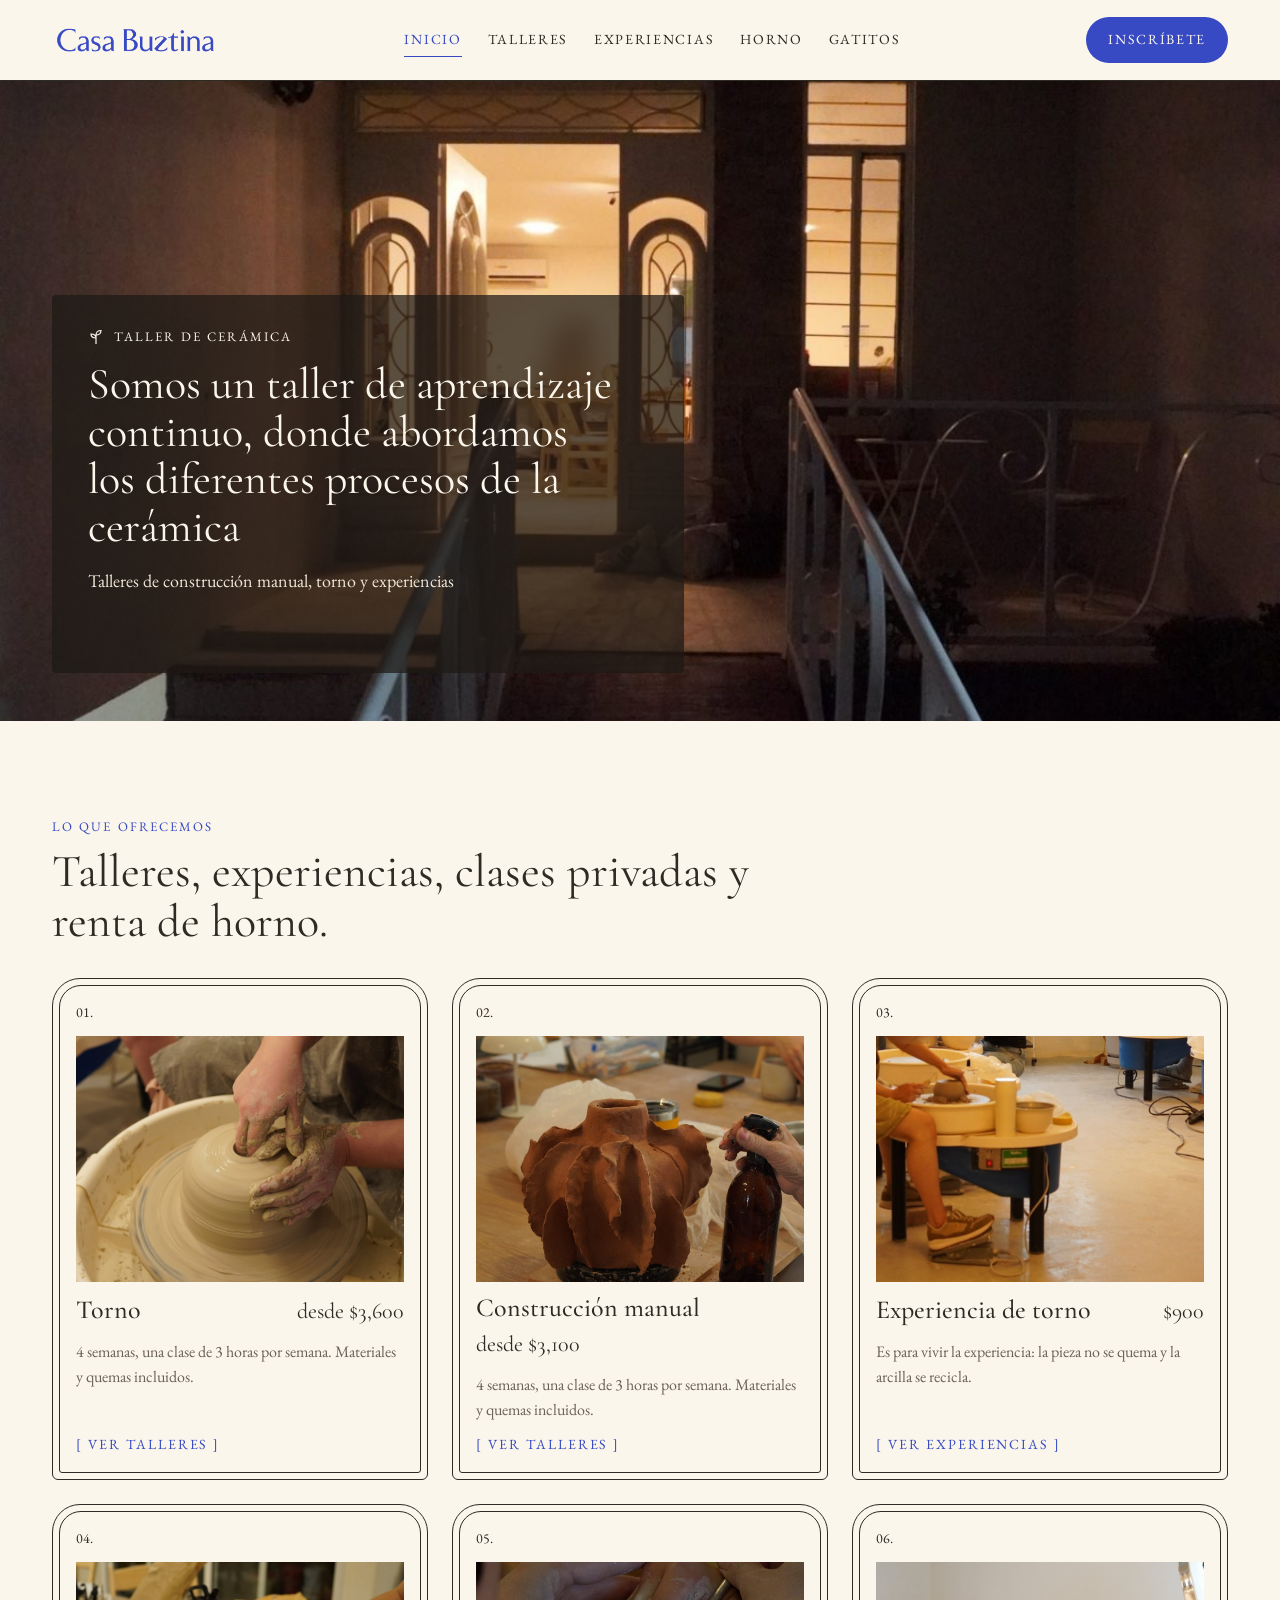
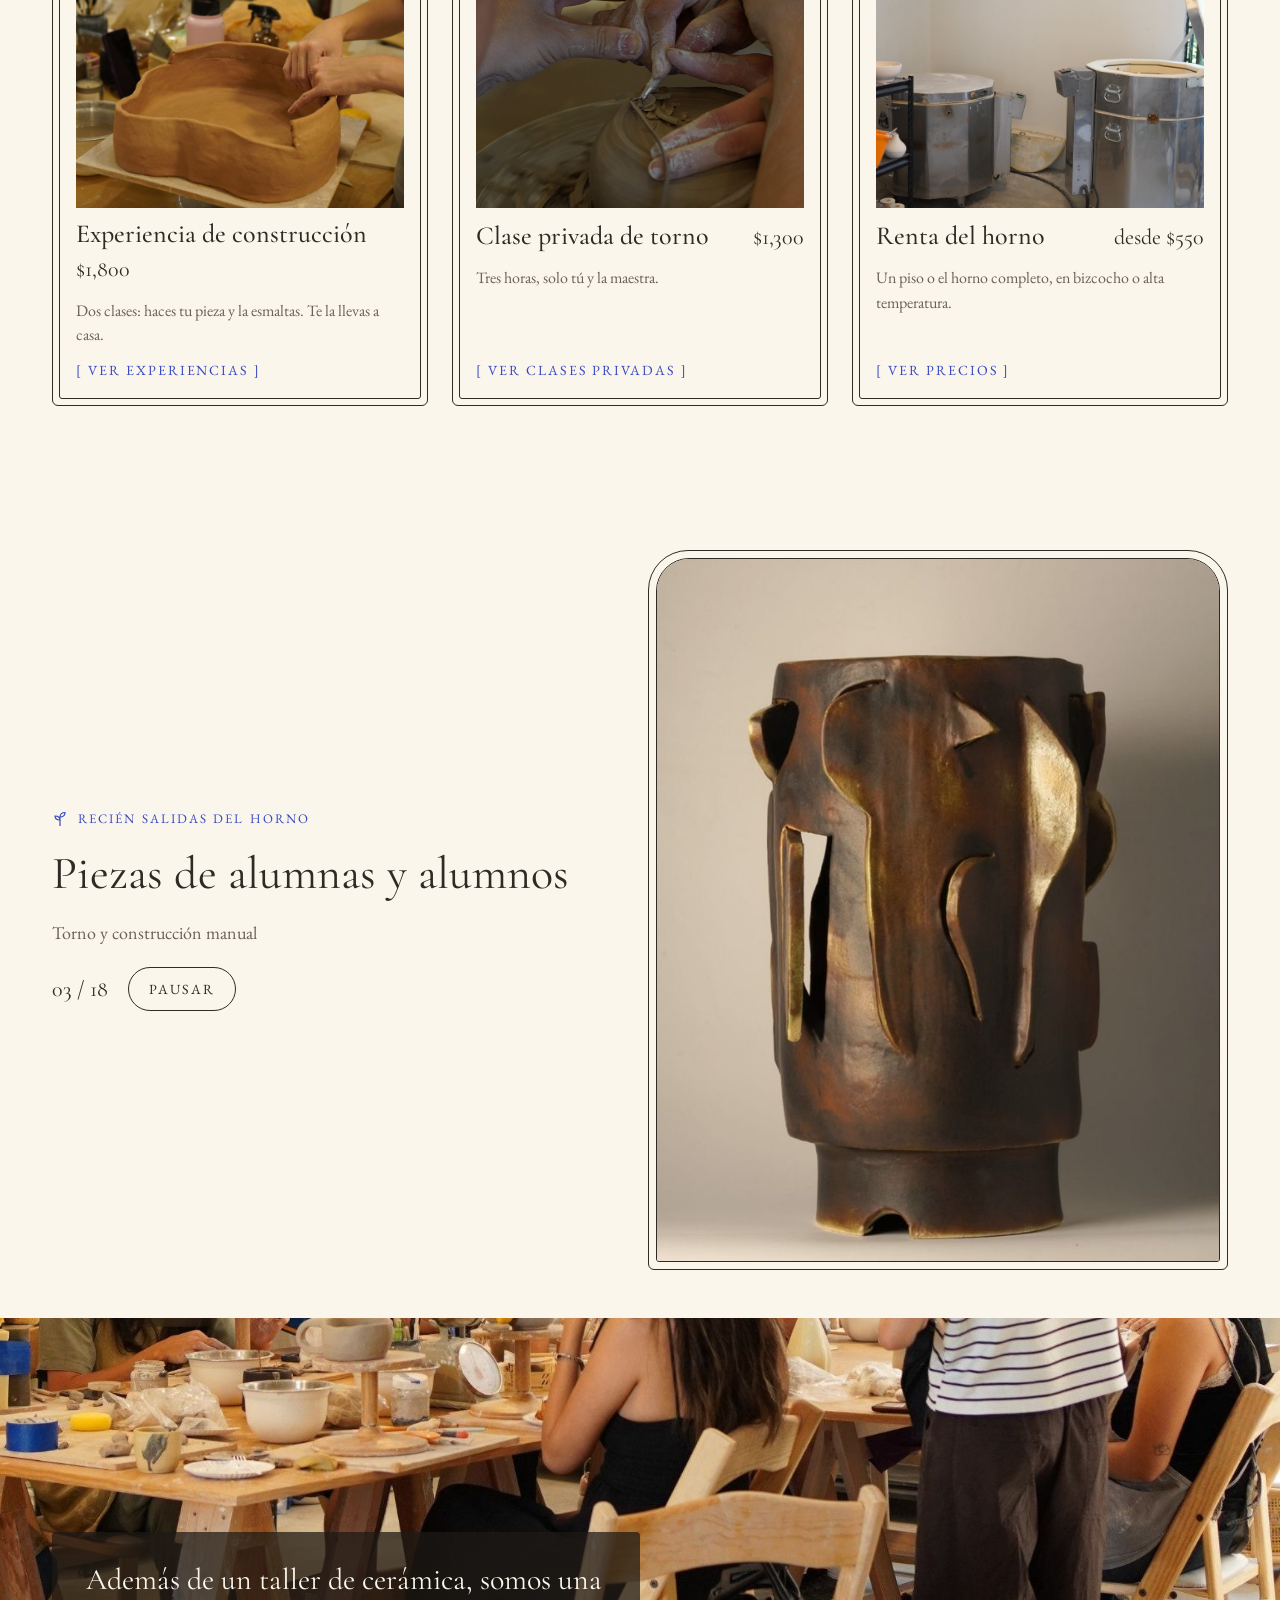
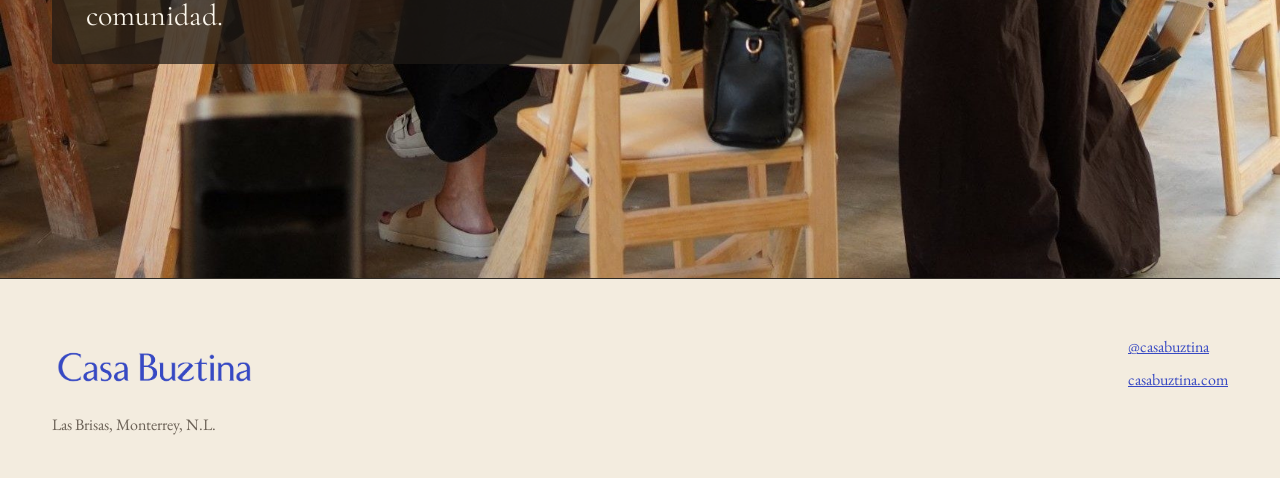
<file: index.html>
<!doctype html>
<html lang="es">
<head>
<meta charset="utf-8">
<meta name="viewport" content="width=device-width, initial-scale=1">
<title>Casa Buztina · Taller de cerámica</title>
<meta name="description" content="Casa Buztina, taller de cerámica en Monterrey: talleres de torno y construcción manual, experiencias, clases privadas y renta de horno.">
<meta property="og:title" content="Casa Buztina · Taller de cerámica">
<meta property="og:description" content="Casa Buztina, taller de cerámica en Monterrey: talleres de torno y construcción manual, experiencias, clases privadas y renta de horno.">
<meta property="og:image" content="assets/hero-entrada.jpg">
<link rel="icon" href="assets/logo.png">
<link rel="preconnect" href="https://fonts.googleapis.com">
<link href="https://fonts.googleapis.com/css2?family=Cormorant+Garamond:ital,wght@0,400;0,500;1,400;1,500&amp;family=EB+Garamond:ital,wght@0,400;0,500;1,400&amp;display=swap" rel="stylesheet">
<link rel="stylesheet" href="assets/sitio.css">
<script src="assets/sitio.js" defer></script>
</head>
<body>
<div class="pagina">
<header class="cabecera">
<div class="cabecera-in">
<a href="index.html" aria-label="Casa Buztina, inicio" class="logo"><img src="assets/logo.png" alt="Casa Buztina" style="height: 52px; width: auto"></a>
<nav id="menu" aria-label="Menú principal">
<a href="index.html" aria-current="page">Inicio</a>
<a href="talleres.html">Talleres</a>
<a href="experiencias.html">Experiencias</a>
<a href="horno.html">Horno</a>
<a href="gatitos.html">Gatitos</a>
</nav>
<div class="acciones">
<a href="talleres.html#talleres">Inscríbete</a>
<button type="button" class="menu-btn" aria-expanded="false" aria-controls="menu" aria-label="Abrir menú"><svg width="22" height="22" viewBox="0 0 22 22" fill="none" stroke="currentColor" stroke-width="1.6" aria-hidden="true"><path d="M3 6h16M3 11h16M3 16h16"></path></svg></button>
</div>
</div>
</header>
<main>
<section id="inicio" style="position: relative; min-height: 640px; display: flex; align-items: flex-end; overflow: hidden; background: #1E1A16">
<img src="assets/hero-entrada.jpg" alt="La entrada de Casa Buztina de noche, con la puerta abierta y el taller iluminado" style="position: absolute; inset: 0; width: 100%; height: 100%; object-fit: cover; object-position: center 45%">
<div style="position: relative; max-width: 1240px; width: 100%; margin: 0 auto; padding: 48px 32px; box-sizing: border-box">
<div style="max-width: 560px; background: rgba(30,26,22,0.72); color: #FBF6EC; padding: 32px 36px; border-radius: 4px">
<p style="margin: 0 0 14px; font-size: 13px; letter-spacing: 0.16em; text-transform: uppercase; display: flex; align-items: center; gap: 10px"><svg width="16" height="16" viewBox="0 0 16 16" fill="none" stroke="currentColor" stroke-width="1.2" aria-hidden="true"><path d="M8 15V6M8 6C8 3 10 1.5 13 1.5C13 4.5 11 6 8 6ZM8 9C8 6.5 6 5 3 5C3 7.5 5 9 8 9Z"></path></svg>Taller de cerámica</p>
<h1 style="margin: 0; font-family: 'Cormorant Garamond', Georgia, serif; font-weight: 400; font-size: 44px; line-height: 1.08"><div>Somos un taller de aprendizaje</div><div>continuo, donde abordamos</div><div>los diferentes procesos de la cerámica</div></h1>
<p style="margin: 16px 0 24px; font-size: 18px; color: #EFE6D6">Talleres de construcción manual, torno y experiencias</p>
<div style="display: flex; flex-wrap: wrap; gap: 12px 28px; font-size: 14px; letter-spacing: 0.14em; text-transform: uppercase"><br></div>
</div>
</div>
</section>

<section id="servicios" style="max-width: 1240px; margin: 0 auto; padding: 96px 32px 48px; box-sizing: border-box">
<p style="margin: 0 0 10px; font-size: 13px; letter-spacing: 0.16em; text-transform: uppercase; color: #3749C3">Lo que ofrecemos</p>
<h2 style="margin: 0 0 32px; max-width: 720px; font-family: 'Cormorant Garamond', Georgia, serif; font-weight: 400; font-size: 46px; line-height: 1.08">Talleres, experiencias, clases privadas y renta de horno.</h2>
<p class="solo-movil" style="margin: 0 0 10px; font-size: 14px; color: #6B6156">Desliza para ver todos los servicios →</p>
<div class="servicios" aria-label="Servicios">
<article style="border: 1px solid #2E2A24; border-radius: 28px 28px 6px 6px; padding: 6px; box-sizing: border-box">
<div style="border: 1px solid #2E2A24; border-radius: 22px 22px 3px 3px; padding: 16px; display: flex; flex-direction: column; gap: 12px; height: 100%; box-sizing: border-box">
<p style="margin: 0; font-size: 14px">01.</p>
<img src="assets/torno-manos.jpg" alt="Manos centrando barro en el torno" loading="lazy" style="width: 100%; aspect-ratio: 4 / 3; object-fit: cover; object-position: center">
<div style="display: flex; flex-wrap: wrap; justify-content: space-between; align-items: baseline; gap: 4px 10px">
<h3 style="margin: 0; font-family: 'Cormorant Garamond', Georgia, serif; font-weight: 500; font-size: 26px; line-height: 1.1">Torno</h3>
<p style="margin: 0; font-family: 'Cormorant Garamond', serif; font-size: 22px; white-space: nowrap">desde $3,600</p>
</div>
<p style="margin: 0; font-size: 16px; color: #6B6156">4 semanas, una clase de 3 horas por semana. Materiales y quemas incluidos.</p>
<a href="talleres.html" style="margin-top: auto; font-size: 14px; letter-spacing: 0.14em; text-transform: uppercase; text-decoration: none">[ Ver talleres ]</a>
</div>
</article>
<article style="border: 1px solid #2E2A24; border-radius: 28px 28px 6px 6px; padding: 6px; box-sizing: border-box">
<div style="border: 1px solid #2E2A24; border-radius: 22px 22px 3px 3px; padding: 16px; display: flex; flex-direction: column; gap: 12px; height: 100%; box-sizing: border-box">
<p style="margin: 0; font-size: 14px">02.</p>
<img src="assets/manual-petalos.jpg" alt="Pieza de barro rojo hecha a mano, con pétalos" loading="lazy" style="width: 100%; aspect-ratio: 4 / 3; object-fit: cover; object-position: center 40%">
<div style="display: flex; flex-wrap: wrap; justify-content: space-between; align-items: baseline; gap: 4px 10px">
<h3 style="margin: 0; font-family: 'Cormorant Garamond', Georgia, serif; font-weight: 500; font-size: 26px; line-height: 1.1">Construcción manual</h3>
<p style="margin: 0; font-family: 'Cormorant Garamond', serif; font-size: 22px; white-space: nowrap">desde $3,100</p>
</div>
<p style="margin: 0; font-size: 16px; color: #6B6156">4 semanas, una clase de 3 horas por semana. Materiales y quemas incluidos.</p>
<a href="talleres.html" style="margin-top: auto; font-size: 14px; letter-spacing: 0.14em; text-transform: uppercase; text-decoration: none">[ Ver talleres ]</a>
</div>
</article>
<article style="border: 1px solid #2E2A24; border-radius: 28px 28px 6px 6px; padding: 6px; box-sizing: border-box">
<div style="border: 1px solid #2E2A24; border-radius: 22px 22px 3px 3px; padding: 16px; display: flex; flex-direction: column; gap: 12px; height: 100%; box-sizing: border-box">
<p style="margin: 0; font-size: 14px">03.</p>
<img src="assets/tornos-clase.jpg" alt="Alumna trabajando en el torno" loading="lazy" style="width: 100%; aspect-ratio: 4 / 3; object-fit: cover; object-position: center">
<div style="display: flex; flex-wrap: wrap; justify-content: space-between; align-items: baseline; gap: 4px 10px">
<h3 style="margin: 0; font-family: 'Cormorant Garamond', Georgia, serif; font-weight: 500; font-size: 26px; line-height: 1.1">Experiencia de torno</h3>
<p style="margin: 0; font-family: 'Cormorant Garamond', serif; font-size: 22px; white-space: nowrap">$900</p>
</div>
<p style="margin: 0; font-size: 16px; color: #6B6156">Es para vivir la experiencia: la pieza no se quema y la arcilla se recicla.</p>
<a href="experiencias.html" style="margin-top: auto; font-size: 14px; letter-spacing: 0.14em; text-transform: uppercase; text-decoration: none">[ Ver experiencias ]</a>
</div>
</article>
<article style="border: 1px solid #2E2A24; border-radius: 28px 28px 6px 6px; padding: 6px; box-sizing: border-box">
<div style="border: 1px solid #2E2A24; border-radius: 22px 22px 3px 3px; padding: 16px; display: flex; flex-direction: column; gap: 12px; height: 100%; box-sizing: border-box">
<p style="margin: 0; font-size: 14px">04.</p>
<img src="assets/manual-ondulada.jpg" alt="Manos dando forma a una pieza de barro rojo" loading="lazy" style="width: 100%; aspect-ratio: 4 / 3; object-fit: cover; object-position: center">
<div style="display: flex; flex-wrap: wrap; justify-content: space-between; align-items: baseline; gap: 4px 10px">
<h3 style="margin: 0; font-family: 'Cormorant Garamond', Georgia, serif; font-weight: 500; font-size: 26px; line-height: 1.1">Experiencia de construcción</h3>
<p style="margin: 0; font-family: 'Cormorant Garamond', serif; font-size: 22px; white-space: nowrap">$1,800</p>
</div>
<p style="margin: 0; font-size: 16px; color: #6B6156">Dos clases: haces tu pieza y la esmaltas. Te la llevas a casa.</p>
<a href="experiencias.html" style="margin-top: auto; font-size: 14px; letter-spacing: 0.14em; text-transform: uppercase; text-decoration: none">[ Ver experiencias ]</a>
</div>
</article>
<article style="border: 1px solid #2E2A24; border-radius: 28px 28px 6px 6px; padding: 6px; box-sizing: border-box">
<div style="border: 1px solid #2E2A24; border-radius: 22px 22px 3px 3px; padding: 16px; display: flex; flex-direction: column; gap: 12px; height: 100%; box-sizing: border-box">
<p style="margin: 0; font-size: 14px">05.</p>
<img src="assets/retorneado.jpg" alt="Manos retorneando una pieza en el torno" loading="lazy" style="width: 100%; aspect-ratio: 4 / 3; object-fit: cover; object-position: center">
<div style="display: flex; flex-wrap: wrap; justify-content: space-between; align-items: baseline; gap: 4px 10px">
<h3 style="margin: 0; font-family: 'Cormorant Garamond', Georgia, serif; font-weight: 500; font-size: 26px; line-height: 1.1">Clase privada de torno</h3>
<p style="margin: 0; font-family: 'Cormorant Garamond', serif; font-size: 22px; white-space: nowrap">$1,300</p>
</div>
<p style="margin: 0; font-size: 16px; color: #6B6156">Tres horas, solo tú y la maestra.</p>
<a href="experiencias.html" style="margin-top: auto; font-size: 14px; letter-spacing: 0.14em; text-transform: uppercase; text-decoration: none">[ Ver clases privadas ]</a>
</div>
</article>
<article style="border: 1px solid #2E2A24; border-radius: 28px 28px 6px 6px; padding: 6px; box-sizing: border-box">
<div style="border: 1px solid #2E2A24; border-radius: 22px 22px 3px 3px; padding: 16px; display: flex; flex-direction: column; gap: 12px; height: 100%; box-sizing: border-box">
<p style="margin: 0; font-size: 14px">06.</p>
<img src="assets/hornos.jpg" alt="Los hornos eléctricos del taller" loading="lazy" style="width: 100%; aspect-ratio: 4 / 3; object-fit: cover; object-position: center">
<div style="display: flex; flex-wrap: wrap; justify-content: space-between; align-items: baseline; gap: 4px 10px">
<h3 style="margin: 0; font-family: 'Cormorant Garamond', Georgia, serif; font-weight: 500; font-size: 26px; line-height: 1.1">Renta del horno</h3>
<p style="margin: 0; font-family: 'Cormorant Garamond', serif; font-size: 22px; white-space: nowrap">desde $550</p>
</div>
<p style="margin: 0; font-size: 16px; color: #6B6156">Un piso o el horno completo, en bizcocho o alta temperatura.</p>
<a href="horno.html" style="margin-top: auto; font-size: 14px; letter-spacing: 0.14em; text-transform: uppercase; text-decoration: none">[ Ver precios ]</a>
</div>
</article>
</div>
</section>

<section id="piezas" style="max-width: 1240px; margin: 0 auto; padding: 96px 32px 48px; box-sizing: border-box; display: flex; flex-wrap: wrap; gap: 48px 72px; align-items: center">
<div style="flex: 1 1 380px; min-width: 0; display: flex; flex-direction: column; gap: 20px">
<p style="margin: 0; font-size: 13px; letter-spacing: 0.16em; text-transform: uppercase; color: #3749C3; display: flex; align-items: center; gap: 10px"><svg width="16" height="16" viewBox="0 0 16 16" fill="none" stroke="currentColor" stroke-width="1.2" aria-hidden="true"><path d="M8 15V6M8 6C8 3 10 1.5 13 1.5C13 4.5 11 6 8 6ZM8 9C8 6.5 6 5 3 5C3 7.5 5 9 8 9Z"></path></svg>Recién salidas del horno</p>
<h2 style="margin: 0; font-family: 'Cormorant Garamond', Georgia, serif; font-weight: 400; font-size: 46px; line-height: 1.08">Piezas de alumnas y alumnos</h2>
<p style="margin: 0; color: #6B6156; max-width: 440px">Torno y construcción manual</p>
<div style="display: flex; align-items: center; gap: 20px; flex-wrap: wrap">
<p style="margin: 0; font-family: 'Cormorant Garamond', serif; font-size: 22px; white-space: nowrap" aria-live="off"><span id="contador">01 / 18</span></p>
<button type="button" id="pausa" style="appearance: none; background: none; border: 1px solid #2E2A24; border-radius: 999px; padding: 10px 20px; min-height: 44px; font-family: 'EB Garamond', serif; font-size: 14px; letter-spacing: 0.14em; text-transform: uppercase; color: #2E2A24; cursor: pointer">Pausar</button>
</div></div>
<div style="flex: 1 1 420px; min-width: 0; border: 1px solid #2E2A24; border-radius: 40px 40px 6px 6px; padding: 7px">
<div style="position: relative; aspect-ratio: 4 / 5; overflow: hidden; border: 1px solid #2E2A24; border-radius: 33px 33px 3px 3px; background: #F3ECDF">
<img src="assets/piezas/pieza-01.jpg" alt="Máscara de un rostro con lentes, con esmalte café brillante" class="slide" loading="eager" style="position: absolute; inset: 0; width: 100%; height: 100%; object-fit: cover; transition: opacity 0.15s linear; opacity: 1">
<img src="assets/piezas/pieza-02.jpg" alt="Taza con esmalte rojo" class="slide" aria-hidden="true" loading="eager" style="position: absolute; inset: 0; width: 100%; height: 100%; object-fit: cover; transition: opacity 0.15s linear; opacity: 0">
<img src="assets/piezas/pieza-03.jpg" alt="Florero escultórico café con recortes y relieves" class="slide" aria-hidden="true" loading="lazy" style="position: absolute; inset: 0; width: 100%; height: 100%; object-fit: cover; transition: opacity 0.15s linear; opacity: 0">
<img src="assets/piezas/pieza-04.jpg" alt="Plato ondulado con esmaltes verdes, ocres y azules" class="slide" aria-hidden="true" loading="lazy" style="position: absolute; inset: 0; width: 100%; height: 100%; object-fit: cover; transition: opacity 0.15s linear; opacity: 0">
<img src="assets/piezas/pieza-05.jpg" alt="Escultura color crema con olanes" class="slide" aria-hidden="true" loading="lazy" style="position: absolute; inset: 0; width: 100%; height: 100%; object-fit: cover; transition: opacity 0.15s linear; opacity: 0">
<img src="assets/piezas/pieza-06.jpg" alt="Florero pequeño café moteado" class="slide" aria-hidden="true" loading="lazy" style="position: absolute; inset: 0; width: 100%; height: 100%; object-fit: cover; transition: opacity 0.15s linear; opacity: 0">
<img src="assets/piezas/pieza-07.jpg" alt="Florero acanalado con esmalte verde pálido" class="slide" aria-hidden="true" loading="lazy" style="position: absolute; inset: 0; width: 100%; height: 100%; object-fit: cover; transition: opacity 0.15s linear; opacity: 0">
<img src="assets/piezas/pieza-08.jpg" alt="Cuenco crema con esmalte escurrido verde azulado" class="slide" aria-hidden="true" loading="lazy" style="position: absolute; inset: 0; width: 100%; height: 100%; object-fit: cover; transition: opacity 0.15s linear; opacity: 0">
<img src="assets/piezas/pieza-09.jpg" alt="Cuenco con esmalte verde y café" class="slide" aria-hidden="true" loading="lazy" style="position: absolute; inset: 0; width: 100%; height: 100%; object-fit: cover; transition: opacity 0.15s linear; opacity: 0">
<img src="assets/piezas/pieza-10.jpg" alt="Cuenco con pie, esmalte crema craquelado" class="slide" aria-hidden="true" loading="lazy" style="position: absolute; inset: 0; width: 100%; height: 100%; object-fit: cover; transition: opacity 0.15s linear; opacity: 0">
<img src="assets/piezas/pieza-11.jpg" alt="Vaso rosa con puntos blancos y su plato" class="slide" aria-hidden="true" loading="lazy" style="position: absolute; inset: 0; width: 100%; height: 100%; object-fit: cover; transition: opacity 0.15s linear; opacity: 0">
<img src="assets/piezas/pieza-12.jpg" alt="Charolas verdes con textura tejida" class="slide" aria-hidden="true" loading="lazy" style="position: absolute; inset: 0; width: 100%; height: 100%; object-fit: cover; transition: opacity 0.15s linear; opacity: 0">
<img src="assets/piezas/pieza-13.jpg" alt="Cuenco ondulado con pie y esmalte verde escurrido" class="slide" aria-hidden="true" loading="lazy" style="position: absolute; inset: 0; width: 100%; height: 100%; object-fit: cover; transition: opacity 0.15s linear; opacity: 0">
<img src="assets/piezas/pieza-14.jpg" alt="Florero alto y cuadrado con olanes, esmalte verde" class="slide" aria-hidden="true" loading="lazy" style="position: absolute; inset: 0; width: 100%; height: 100%; object-fit: cover; transition: opacity 0.15s linear; opacity: 0">
<img src="assets/piezas/pieza-15.jpg" alt="Botanero negro y café con esmalte moteado" class="slide" aria-hidden="true" loading="lazy" style="position: absolute; inset: 0; width: 100%; height: 100%; object-fit: cover; transition: opacity 0.15s linear; opacity: 0">
<img src="assets/piezas/pieza-17.jpg" alt="Florero con incisiones y esmalte verde azulado" class="slide" aria-hidden="true" loading="lazy" style="position: absolute; inset: 0; width: 100%; height: 100%; object-fit: cover; transition: opacity 0.15s linear; opacity: 0">
<img src="assets/piezas/pieza-18.jpg" alt="Florero redondo negro con textura volcánica" class="slide" aria-hidden="true" loading="lazy" style="position: absolute; inset: 0; width: 100%; height: 100%; object-fit: cover; transition: opacity 0.15s linear; opacity: 0">
<img src="assets/piezas/pieza-19.jpg" alt="Recipientes con tapa de pasta marmoleada" class="slide" aria-hidden="true" loading="lazy" style="position: absolute; inset: 0; width: 100%; height: 100%; object-fit: cover; transition: opacity 0.15s linear; opacity: 0">
</div>
</div>
</section>

<section aria-label="La comunidad" style="position: relative; min-height: 560px; display: flex; align-items: center; overflow: hidden; background: #2E2A24">
<img src="assets/grupo-mesa.jpg" alt="Alumnas trabajando alrededor de las mesas del taller" style="position: absolute; inset: 0; width: 100%; height: 100%; object-fit: cover">
<div style="position: relative; max-width: 1240px; width: 100%; margin: 0 auto; padding: 48px 32px; box-sizing: border-box">
<div style="max-width: 520px; background: rgba(30,26,22,0.72); color: #FBF6EC; padding: 30px 34px; border-radius: 4px">
<p style="margin: 0; font-family: 'Cormorant Garamond', Georgia, serif; font-size: 30px; line-height: 1.2">Además de un taller de cerámica, somos una comunidad.</p>
</div>
</div>
</section>
</main>
<footer style="border-top: 1px solid #2E2A24; background: #F3ECDF">
<div style="max-width: 1240px; margin: 0 auto; padding: 56px 32px 40px; box-sizing: border-box; display: flex; flex-wrap: wrap; justify-content: space-between; gap: 32px 48px">
<div style="display: flex; flex-direction: column; gap: 14px; max-width: 360px">
<img src="assets/logo.png" alt="Casa Buztina" style="height: 64px; width: auto; align-self: flex-start">
<p id="direccion" style="margin: 0; font-size: 16px; color: #6B6156" hidden></p>
</div>
<div style="display: flex; flex-direction: column; gap: 8px; font-size: 16px">
<a href="https://instagram.com/casabuztina">@casabuztina</a>
<a href="https://casabuztina.com">casabuztina.com</a>
</div>
</div>
</footer>
</div>
</body>
</html>
</file>
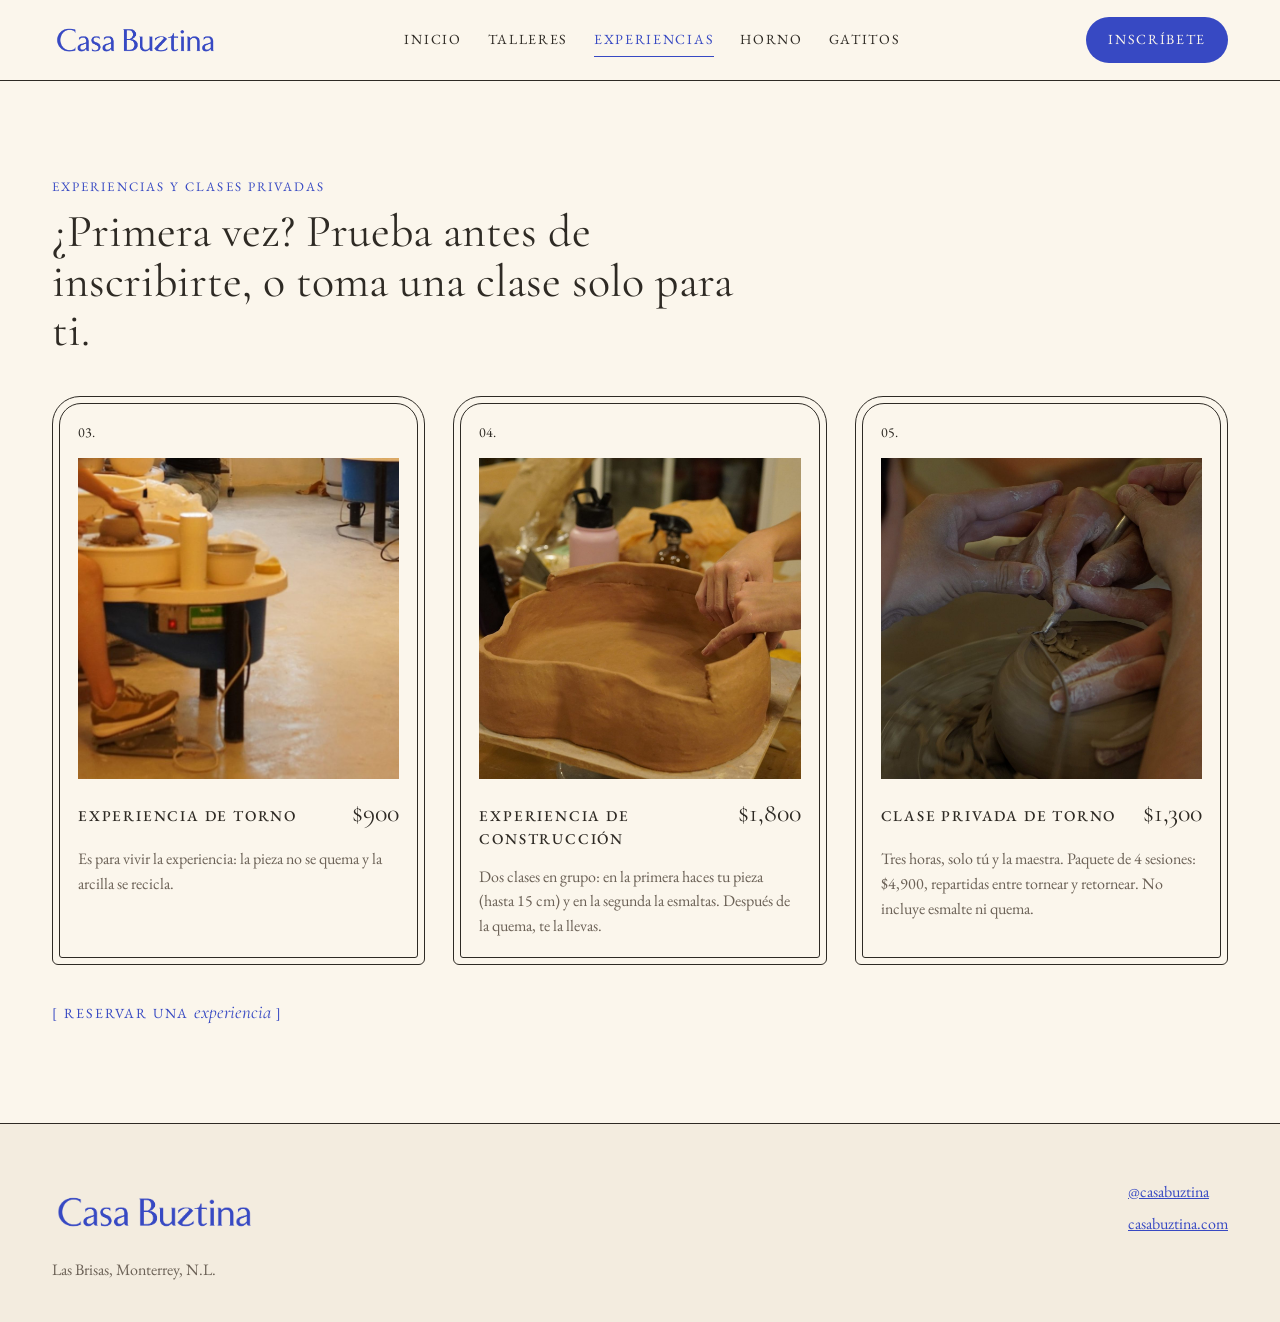
<file: experiencias.html>
<!doctype html>
<html lang="es">
<head>
<meta charset="utf-8">
<meta name="viewport" content="width=device-width, initial-scale=1">
<title>Experiencias y clases privadas · Casa Buztina</title>
<meta name="description" content="Experiencia de torno, experiencia de construcción manual y clases privadas de torno en Casa Buztina.">
<meta property="og:title" content="Experiencias y clases privadas · Casa Buztina">
<meta property="og:description" content="Experiencia de torno, experiencia de construcción manual y clases privadas de torno en Casa Buztina.">
<meta property="og:image" content="assets/hero-entrada.jpg">
<link rel="icon" href="assets/logo.png">
<link rel="preconnect" href="https://fonts.googleapis.com">
<link href="https://fonts.googleapis.com/css2?family=Cormorant+Garamond:ital,wght@0,400;0,500;1,400;1,500&amp;family=EB+Garamond:ital,wght@0,400;0,500;1,400&amp;display=swap" rel="stylesheet">
<link rel="stylesheet" href="assets/sitio.css">
<script src="assets/sitio.js" defer></script>
</head>
<body>
<div class="pagina">
<header class="cabecera">
<div class="cabecera-in">
<a href="index.html" aria-label="Casa Buztina, inicio" class="logo"><img src="assets/logo.png" alt="Casa Buztina" style="height: 52px; width: auto"></a>
<nav id="menu" aria-label="Menú principal">
<a href="index.html">Inicio</a>
<a href="talleres.html">Talleres</a>
<a href="experiencias.html" aria-current="page">Experiencias</a>
<a href="horno.html">Horno</a>
<a href="gatitos.html">Gatitos</a>
</nav>
<div class="acciones">
<a href="talleres.html#talleres">Inscríbete</a>
<button type="button" class="menu-btn" aria-expanded="false" aria-controls="menu" aria-label="Abrir menú"><svg width="22" height="22" viewBox="0 0 22 22" fill="none" stroke="currentColor" stroke-width="1.6" aria-hidden="true"><path d="M3 6h16M3 11h16M3 16h16"></path></svg></button>
</div>
</div>
</header>
<main>
<section id="experiencias" style="max-width: 1240px; margin: 0 auto; padding: 96px 32px; box-sizing: border-box">
<h1 style="margin: 0 0 10px; font-size: 13px; letter-spacing: 0.16em; text-transform: uppercase; color: #3749C3; font-weight: 400">Experiencias y clases privadas</h1>
<h2 style="margin: 0 0 40px; max-width: 720px; font-family: 'Cormorant Garamond', Georgia, serif; font-weight: 400; font-size: 46px; line-height: 1.08">¿Primera vez? Prueba antes de inscribirte, o toma una clase solo para ti.</h2>
<div style="display: grid; grid-template-columns: repeat(auto-fit, minmax(280px, 1fr)); gap: 28px">

<article style="border: 1px solid #2E2A24; border-radius: 28px 28px 6px 6px; padding: 6px">
<div style="border: 1px solid #2E2A24; border-radius: 22px 22px 3px 3px; padding: 18px; display: flex; flex-direction: column; gap: 14px; height: 100%; box-sizing: border-box">
<p style="margin: 0; font-size: 14px">03.</p>
<img src="assets/tornos-clase.jpg" alt="Alumna trabajando en el torno" style="width: 100%; aspect-ratio: 1 / 1; object-fit: cover">
<div style="display: flex; justify-content: space-between; align-items: baseline; gap: 12px">
<h3 style="margin: 0; font-size: 15px; font-weight: 500; letter-spacing: 0.12em; text-transform: uppercase">Experiencia de torno</h3>
<p style="margin: 0; font-family: 'Cormorant Garamond', serif; font-size: 26px; white-space: nowrap">$900</p>
</div>
<p style="margin: 0; font-size: 16px; color: #6B6156">Es para vivir la experiencia: la pieza no se quema y la arcilla se recicla.</p>
</div>
</article>

<article style="border: 1px solid #2E2A24; border-radius: 28px 28px 6px 6px; padding: 6px">
<div style="border: 1px solid #2E2A24; border-radius: 22px 22px 3px 3px; padding: 18px; display: flex; flex-direction: column; gap: 14px; height: 100%; box-sizing: border-box">
<p style="margin: 0; font-size: 14px">04.</p>
<img src="assets/manual-ondulada.jpg" alt="Manos dando forma a una pieza de barro rojo con paredes onduladas" style="width: 100%; aspect-ratio: 1 / 1; object-fit: cover">
<div style="display: flex; justify-content: space-between; align-items: baseline; gap: 12px">
<h3 style="margin: 0; font-size: 15px; font-weight: 500; letter-spacing: 0.12em; text-transform: uppercase">Experiencia de construcción</h3>
<p style="margin: 0; font-family: 'Cormorant Garamond', serif; font-size: 26px; white-space: nowrap">$1,800</p>
</div>
<p style="margin: 0; font-size: 16px; color: #6B6156">Dos clases en grupo: en la primera haces tu pieza (hasta 15 cm) y en la segunda la esmaltas. Después de la quema, te la llevas.</p>
</div>
</article>

<article style="border: 1px solid #2E2A24; border-radius: 28px 28px 6px 6px; padding: 6px">
<div style="border: 1px solid #2E2A24; border-radius: 22px 22px 3px 3px; padding: 18px; display: flex; flex-direction: column; gap: 14px; height: 100%; box-sizing: border-box">
<p style="margin: 0; font-size: 14px">05.</p>
<img src="assets/retorneado.jpg" alt="Manos retorneando una pieza en el torno" style="width: 100%; aspect-ratio: 1 / 1; object-fit: cover">
<div style="display: flex; justify-content: space-between; align-items: baseline; gap: 12px">
<h3 style="margin: 0; font-size: 15px; font-weight: 500; letter-spacing: 0.12em; text-transform: uppercase">Clase privada de torno</h3>
<p style="margin: 0; font-family: 'Cormorant Garamond', serif; font-size: 26px; white-space: nowrap">$1,300</p>
</div>
<p style="margin: 0; font-size: 16px; color: #6B6156">Tres horas, solo tú y la maestra. Paquete de 4 sesiones: $4,900, repartidas entre tornear y retornear. No incluye esmalte ni quema.</p>
</div>
</article>
</div>
<a href="https://instagram.com/casabuztina" data-wa="Hola, me gustaría reservar una experiencia en Casa Buztina." target="_blank" rel="noopener" style="display: inline-block; margin-top: 32px; font-size: 14px; letter-spacing: 0.14em; text-transform: uppercase; text-decoration: none">[ Reservar una <span style="font-family: 'Cormorant Garamond', serif; font-style: italic; text-transform: none; letter-spacing: 0; font-size: 19px">experiencia</span> ]</a>
</section>
</main>
<footer style="border-top: 1px solid #2E2A24; background: #F3ECDF">
<div style="max-width: 1240px; margin: 0 auto; padding: 56px 32px 40px; box-sizing: border-box; display: flex; flex-wrap: wrap; justify-content: space-between; gap: 32px 48px">
<div style="display: flex; flex-direction: column; gap: 14px; max-width: 360px">
<img src="assets/logo.png" alt="Casa Buztina" style="height: 64px; width: auto; align-self: flex-start">
<p id="direccion" style="margin: 0; font-size: 16px; color: #6B6156" hidden></p>
</div>
<div style="display: flex; flex-direction: column; gap: 8px; font-size: 16px">
<a href="https://instagram.com/casabuztina">@casabuztina</a>
<a href="https://casabuztina.com">casabuztina.com</a>
</div>
</div>
</footer>
</div>
</body>
</html>
</file>
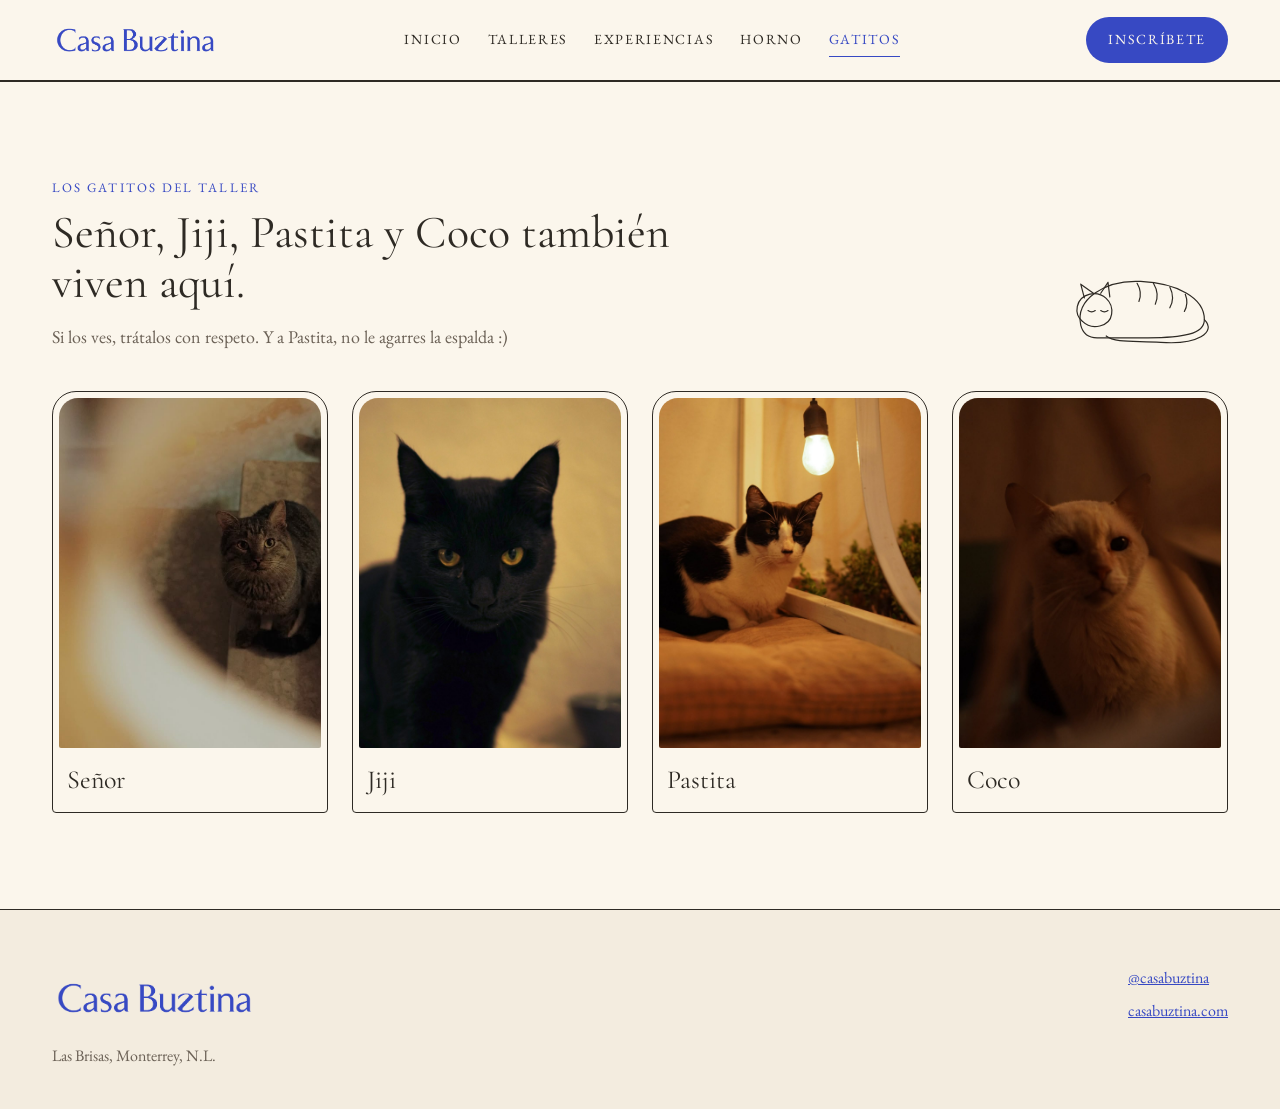
<file: gatitos.html>
<!doctype html>
<html lang="es">
<head>
<meta charset="utf-8">
<meta name="viewport" content="width=device-width, initial-scale=1">
<title>Los gatitos del taller · Casa Buztina</title>
<meta name="description" content="Señor, Jiji, Pastita y Coco, los gatitos que viven en Casa Buztina.">
<meta property="og:title" content="Los gatitos del taller · Casa Buztina">
<meta property="og:description" content="Señor, Jiji, Pastita y Coco, los gatitos que viven en Casa Buztina.">
<meta property="og:image" content="assets/hero-entrada.jpg">
<link rel="icon" href="assets/logo.png">
<link rel="preconnect" href="https://fonts.googleapis.com">
<link href="https://fonts.googleapis.com/css2?family=Cormorant+Garamond:ital,wght@0,400;0,500;1,400;1,500&amp;family=EB+Garamond:ital,wght@0,400;0,500;1,400&amp;display=swap" rel="stylesheet">
<link rel="stylesheet" href="assets/sitio.css">
<script src="assets/sitio.js" defer></script>
</head>
<body>
<div class="pagina">
<header class="cabecera">
<div class="cabecera-in">
<a href="index.html" aria-label="Casa Buztina, inicio" class="logo"><img src="assets/logo.png" alt="Casa Buztina" style="height: 52px; width: auto"></a>
<nav id="menu" aria-label="Menú principal">
<a href="index.html">Inicio</a>
<a href="talleres.html">Talleres</a>
<a href="experiencias.html">Experiencias</a>
<a href="horno.html">Horno</a>
<a href="gatitos.html" aria-current="page">Gatitos</a>
</nav>
<div class="acciones">
<a href="talleres.html#talleres">Inscríbete</a>
<button type="button" class="menu-btn" aria-expanded="false" aria-controls="menu" aria-label="Abrir menú"><svg width="22" height="22" viewBox="0 0 22 22" fill="none" stroke="currentColor" stroke-width="1.6" aria-hidden="true"><path d="M3 6h16M3 11h16M3 16h16"></path></svg></button>
</div>
</div>
</header>
<main>
<section id="gatitos" style="border-top: 1px solid #2E2A24">
<div style="max-width: 1240px; margin: 0 auto; padding: 96px 32px; box-sizing: border-box">
<div style="display: flex; flex-wrap: wrap; justify-content: space-between; align-items: flex-end; gap: 24px 48px; margin-bottom: 40px">
<div style="max-width: 620px">
<h1 style="margin: 0 0 10px; font-size: 13px; letter-spacing: 0.16em; text-transform: uppercase; color: #3749C3; font-weight: 400">Los gatitos del taller</h1>
<h2 style="margin: 0; font-family: 'Cormorant Garamond', Georgia, serif; font-weight: 400; font-size: 46px; line-height: 1.08">Señor, Jiji, Pastita y Coco también viven aquí.</h2>
<p style="margin: 16px 0 0; color: #6B6156">Si los ves, trátalos con respeto. Y a Pastita, no le agarres la espalda :)</p>
</div>
<svg width="200" height="110" viewBox="0 0 220 120" fill="none" stroke="#2E2A24" stroke-width="1.3" stroke-linecap="round" stroke-linejoin="round" aria-hidden="true"><path d="M58 92C52 64 84 42 124 44C164 46 194 62 194 86C194 102 170 106 132 106H76C66 106 60 100 58 92Z"></path><path d="M60 88C50 80 52 62 68 58C82 55 94 66 92 80C90 94 70 98 60 88Z"></path><path d="M62 62L58 47L72 57"></path><path d="M80 57L88 45L90 61"></path><path d="M66 76Q70 79 74 76"></path><path d="M80 76Q84 79 88 76"></path><path d="M194 86C208 100 186 114 146 111C120 109 96 112 86 104"></path><path d="M120 46Q126 56 122 66"></path><path d="M138 46Q145 58 140 69"></path><path d="M156 50Q162 62 156 73"></path><path d="M173 58Q177 68 172 77"></path></svg>
</div>
<p class="solo-movil" style="margin: 0 0 10px; font-size: 14px; color: #6B6156">Desliza para conocerlos →</p>
<div class="gatos" aria-label="Los gatitos" style="display: grid; grid-template-columns: repeat(auto-fit, minmax(220px, 1fr)); gap: 24px">
<figure style="margin: 0; border: 1px solid #2E2A24; border-radius: 24px 24px 4px 4px; padding: 6px">
<img src="assets/gato-senor.jpg" alt="Señor, un gato atigrado gris" style="width: 100%; aspect-ratio: 3 / 4; object-fit: cover; object-position: 75% 55%; border-radius: 19px 19px 2px 2px">
<figcaption style="padding: 12px 8px 6px; display: flex; justify-content: space-between; align-items: baseline"><span style="font-family: 'Cormorant Garamond', serif; font-size: 26px">Señor</span></figcaption>
</figure>
<figure style="margin: 0; border: 1px solid #2E2A24; border-radius: 24px 24px 4px 4px; padding: 6px">
<img src="assets/gato-jiji.jpg" alt="Jiji, un gato negro de ojos amarillos" style="width: 100%; aspect-ratio: 3 / 4; object-fit: cover; border-radius: 19px 19px 2px 2px">
<figcaption style="padding: 12px 8px 6px; display: flex; justify-content: space-between; align-items: baseline"><span style="font-family: 'Cormorant Garamond', serif; font-size: 26px">Jiji</span></figcaption>
</figure>
<figure style="margin: 0; border: 1px solid #2E2A24; border-radius: 24px 24px 4px 4px; padding: 6px">
<img src="assets/gato-pastita.jpg" alt="Pastita, una gata blanco con negro echada en un cojín" style="width: 100%; aspect-ratio: 3 / 4; object-fit: cover; object-position: 35% 50%; border-radius: 19px 19px 2px 2px">
<figcaption style="padding: 12px 8px 6px; display: flex; justify-content: space-between; align-items: baseline"><span style="font-family: 'Cormorant Garamond', serif; font-size: 26px">Pastita</span></figcaption>
</figure>
<figure style="margin: 0; border: 1px solid #2E2A24; border-radius: 24px 24px 4px 4px; padding: 6px">
<img src="assets/gato-coco.jpg" alt="Coco, un gato blanco" style="width: 100%; aspect-ratio: 3 / 4; object-fit: cover; border-radius: 19px 19px 2px 2px">
<figcaption style="padding: 12px 8px 6px; display: flex; justify-content: space-between; align-items: baseline"><span style="font-family: 'Cormorant Garamond', serif; font-size: 26px">Coco</span></figcaption>
</figure>
</div>
</div>
</section>
</main>
<footer style="border-top: 1px solid #2E2A24; background: #F3ECDF">
<div style="max-width: 1240px; margin: 0 auto; padding: 56px 32px 40px; box-sizing: border-box; display: flex; flex-wrap: wrap; justify-content: space-between; gap: 32px 48px">
<div style="display: flex; flex-direction: column; gap: 14px; max-width: 360px">
<img src="assets/logo.png" alt="Casa Buztina" style="height: 64px; width: auto; align-self: flex-start">
<p id="direccion" style="margin: 0; font-size: 16px; color: #6B6156" hidden></p>
</div>
<div style="display: flex; flex-direction: column; gap: 8px; font-size: 16px">
<a href="https://instagram.com/casabuztina">@casabuztina</a>
<a href="https://casabuztina.com">casabuztina.com</a>
</div>
</div>
</footer>
</div>
</body>
</html>
</file>
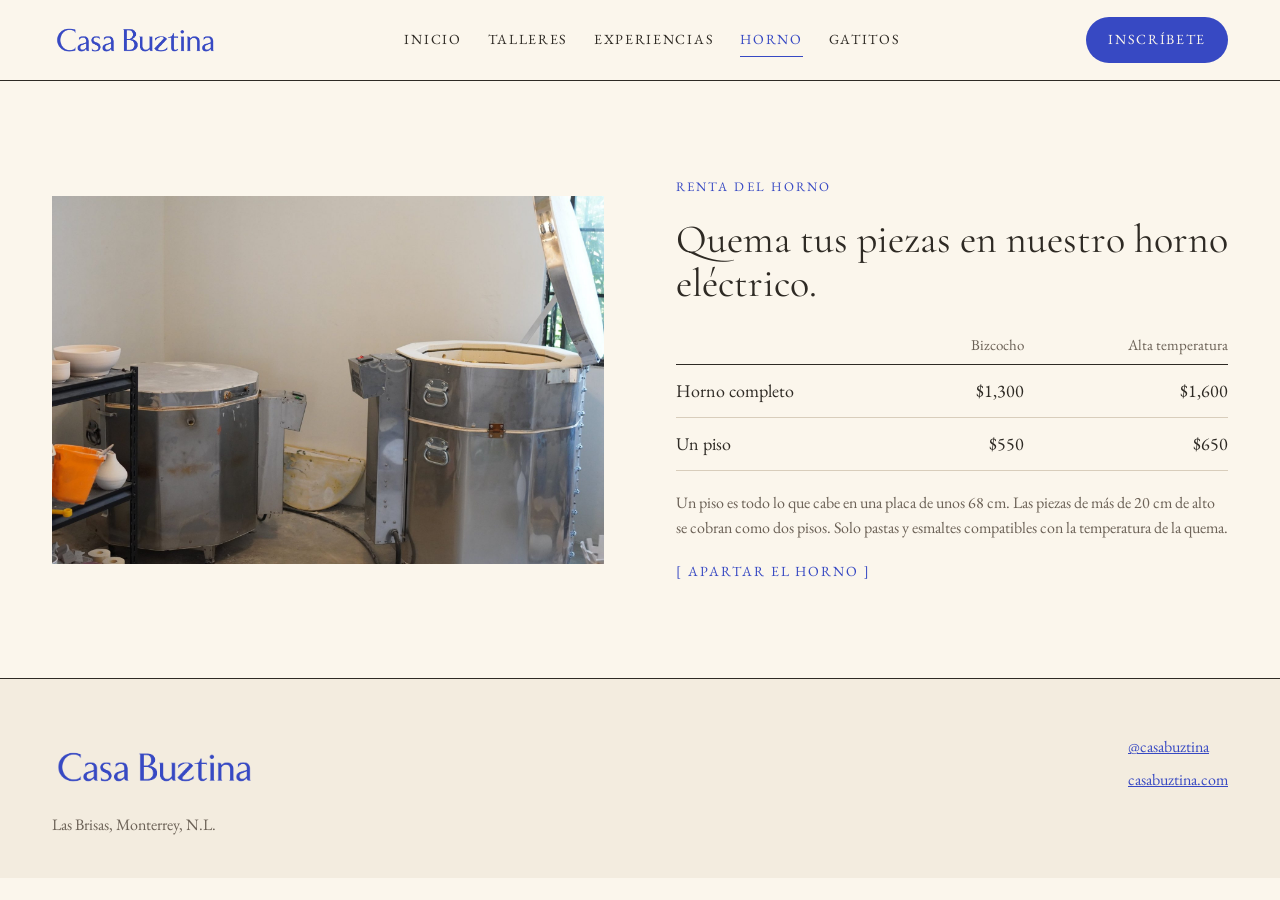
<file: horno.html>
<!doctype html>
<html lang="es">
<head>
<meta charset="utf-8">
<meta name="viewport" content="width=device-width, initial-scale=1">
<title>Renta del horno · Casa Buztina</title>
<meta name="description" content="Renta del horno eléctrico de Casa Buztina: precios por piso o por horno completo, en bizcocho o alta temperatura.">
<meta property="og:title" content="Renta del horno · Casa Buztina">
<meta property="og:description" content="Renta del horno eléctrico de Casa Buztina: precios por piso o por horno completo, en bizcocho o alta temperatura.">
<meta property="og:image" content="assets/hero-entrada.jpg">
<link rel="icon" href="assets/logo.png">
<link rel="preconnect" href="https://fonts.googleapis.com">
<link href="https://fonts.googleapis.com/css2?family=Cormorant+Garamond:ital,wght@0,400;0,500;1,400;1,500&amp;family=EB+Garamond:ital,wght@0,400;0,500;1,400&amp;display=swap" rel="stylesheet">
<link rel="stylesheet" href="assets/sitio.css">
<script src="assets/sitio.js" defer></script>
</head>
<body>
<div class="pagina">
<header class="cabecera">
<div class="cabecera-in">
<a href="index.html" aria-label="Casa Buztina, inicio" class="logo"><img src="assets/logo.png" alt="Casa Buztina" style="height: 52px; width: auto"></a>
<nav id="menu" aria-label="Menú principal">
<a href="index.html">Inicio</a>
<a href="talleres.html">Talleres</a>
<a href="experiencias.html">Experiencias</a>
<a href="horno.html" aria-current="page">Horno</a>
<a href="gatitos.html">Gatitos</a>
</nav>
<div class="acciones">
<a href="talleres.html#talleres">Inscríbete</a>
<button type="button" class="menu-btn" aria-expanded="false" aria-controls="menu" aria-label="Abrir menú"><svg width="22" height="22" viewBox="0 0 22 22" fill="none" stroke="currentColor" stroke-width="1.6" aria-hidden="true"><path d="M3 6h16M3 11h16M3 16h16"></path></svg></button>
</div>
</div>
</header>
<main>
<section id="horno" style="max-width: 1240px; margin: 0 auto; padding: 96px 32px; box-sizing: border-box; display: flex; flex-wrap: wrap; gap: 48px 72px; align-items: center">
<div style="flex: 1 1 420px; min-width: 0">
<img src="assets/hornos.jpg" alt="Los dos hornos eléctricos del taller" style="width: 100%; aspect-ratio: 3 / 2; object-fit: cover">
</div>
<div style="flex: 1 1 420px; min-width: 0; display: flex; flex-direction: column; gap: 20px">
<h1 style="margin: 0; font-size: 13px; letter-spacing: 0.16em; text-transform: uppercase; color: #3749C3; font-weight: 400">Renta del horno</h1>
<h2 style="margin: 0; font-family: 'Cormorant Garamond', Georgia, serif; font-weight: 400; font-size: 40px; line-height: 1.1">Quema tus piezas en nuestro horno eléctrico.</h2>
<div style="overflow-x: auto">
<table style="width: 100%; min-width: 380px; border-collapse: collapse">
<thead>
<tr>
<th scope="col" style="text-align: left; font-weight: 400; color: #6B6156; font-size: 15px; padding: 8px 0; border-bottom: 1px solid #2E2A24"></th>
<th scope="col" style="text-align: right; font-weight: 400; color: #6B6156; font-size: 15px; padding: 8px 0; border-bottom: 1px solid #2E2A24">Bizcocho</th>
<th scope="col" style="text-align: right; font-weight: 400; color: #6B6156; font-size: 15px; padding: 8px 0; border-bottom: 1px solid #2E2A24">Alta temperatura</th>
</tr>
</thead>
<tbody>
<tr>
<td style="padding: 12px 0; border-bottom: 1px solid #D8CDBB">Horno completo</td>
<td style="padding: 12px 0; border-bottom: 1px solid #D8CDBB; text-align: right">$1,300</td>
<td style="padding: 12px 0; border-bottom: 1px solid #D8CDBB; text-align: right">$1,600</td>
</tr>
<tr>
<td style="padding: 12px 0; border-bottom: 1px solid #D8CDBB">Un piso</td>
<td style="padding: 12px 0; border-bottom: 1px solid #D8CDBB; text-align: right">$550</td>
<td style="padding: 12px 0; border-bottom: 1px solid #D8CDBB; text-align: right">$650</td>
</tr>
</tbody>
</table>
</div>
<p style="margin: 0; font-size: 16px; color: #6B6156">Un piso es todo lo que cabe en una placa de unos 68 cm. Las piezas de más de 20 cm de alto se cobran como dos pisos. Solo pastas y esmaltes compatibles con la temperatura de la quema.</p>
<a href="https://instagram.com/casabuztina" data-wa="Hola, me gustaría apartar el horno de Casa Buztina." target="_blank" rel="noopener" style="font-size: 14px; letter-spacing: 0.14em; text-transform: uppercase; text-decoration: none">[ Apartar el horno ]</a>
</div>
</section>
</main>
<footer style="border-top: 1px solid #2E2A24; background: #F3ECDF">
<div style="max-width: 1240px; margin: 0 auto; padding: 56px 32px 40px; box-sizing: border-box; display: flex; flex-wrap: wrap; justify-content: space-between; gap: 32px 48px">
<div style="display: flex; flex-direction: column; gap: 14px; max-width: 360px">
<img src="assets/logo.png" alt="Casa Buztina" style="height: 64px; width: auto; align-self: flex-start">
<p id="direccion" style="margin: 0; font-size: 16px; color: #6B6156" hidden></p>
</div>
<div style="display: flex; flex-direction: column; gap: 8px; font-size: 16px">
<a href="https://instagram.com/casabuztina">@casabuztina</a>
<a href="https://casabuztina.com">casabuztina.com</a>
</div>
</div>
</footer>
</div>
</body>
</html>
</file>
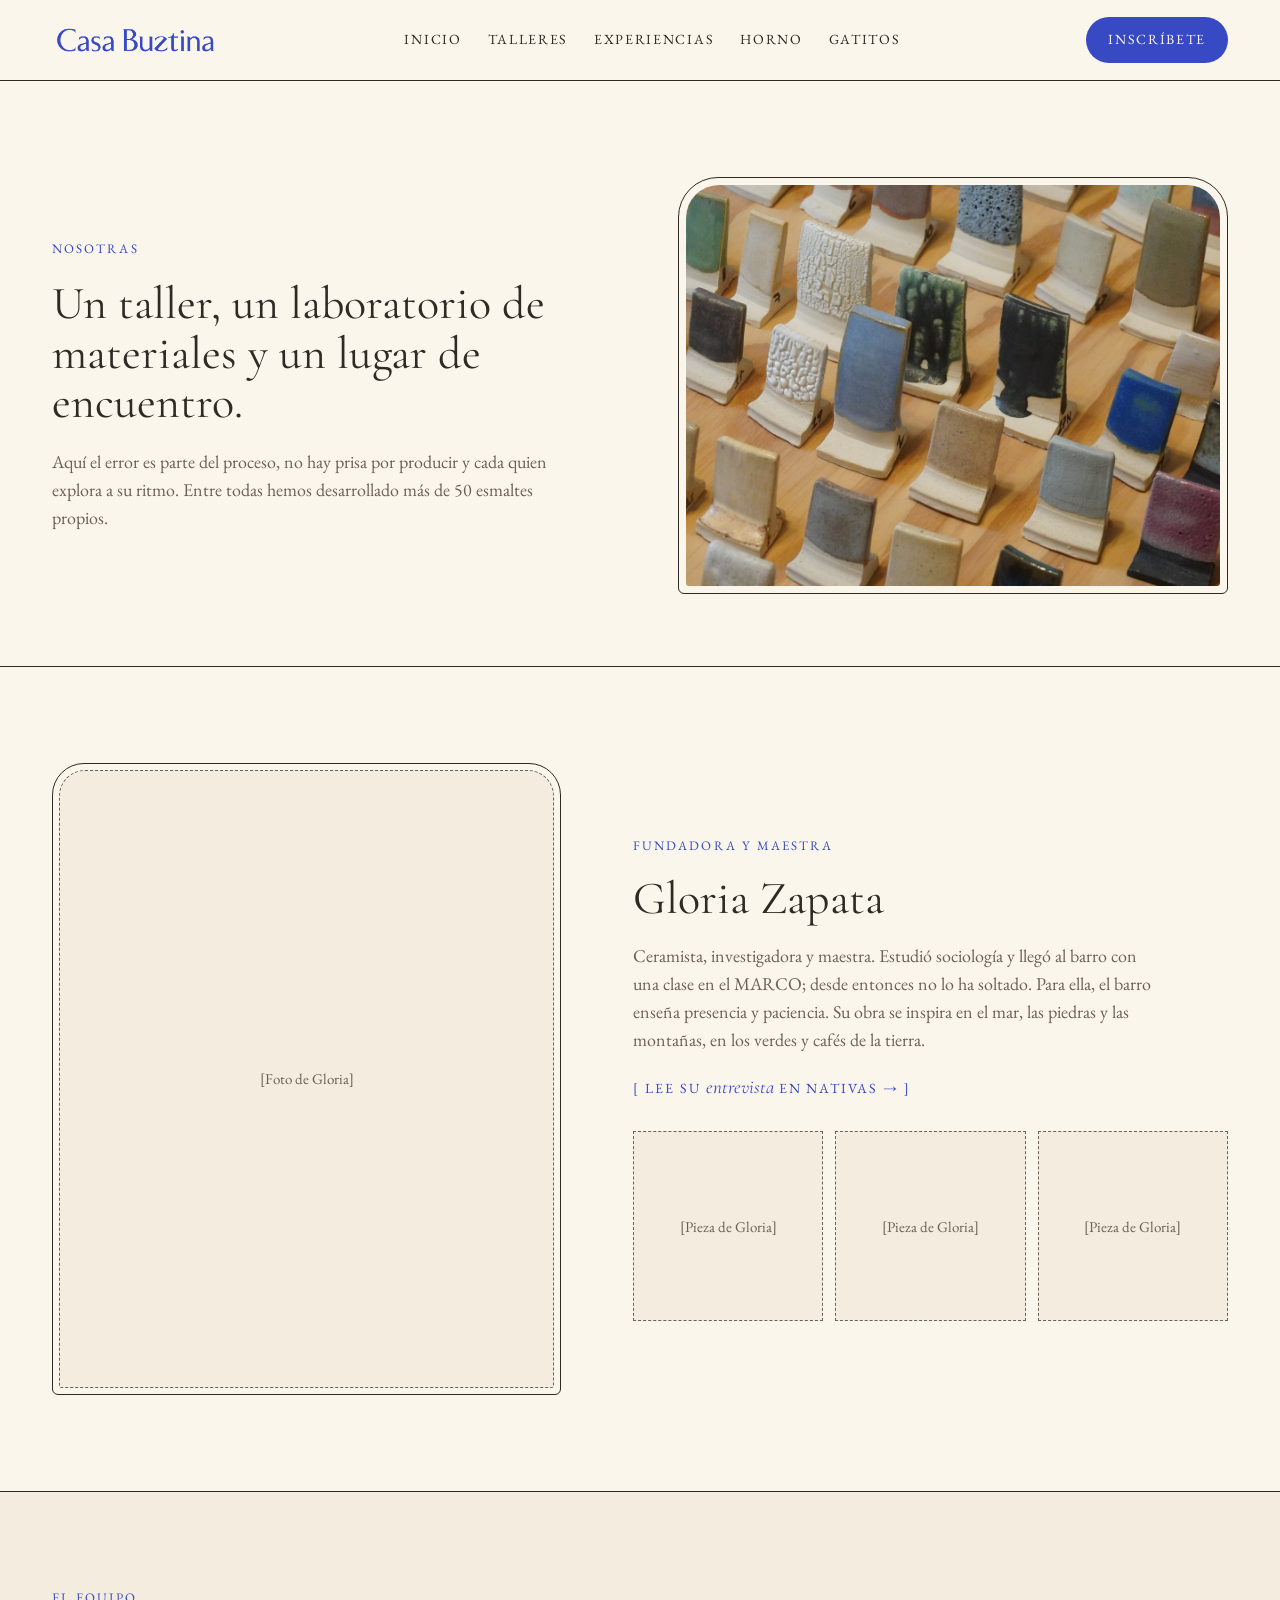
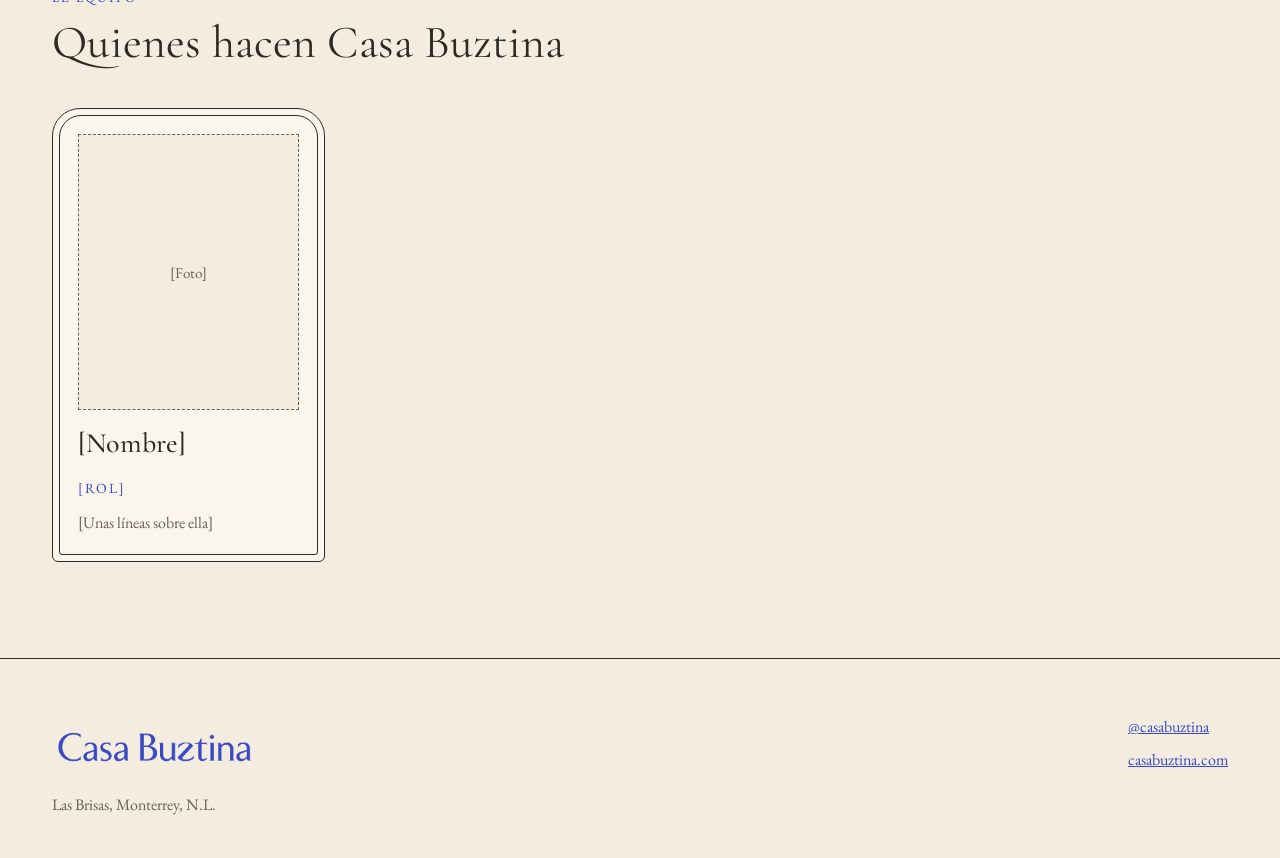
<file: nosotras.html>
<!doctype html>
<html lang="es">
<head>
<meta charset="utf-8">
<meta name="robots" content="noindex">
<meta name="viewport" content="width=device-width, initial-scale=1">
<title>Nosotras · Casa Buztina</title>
<meta name="description" content="Quiénes somos en Casa Buztina: Gloria Zapata, fundadora y maestra, y el equipo del taller.">
<meta property="og:title" content="Los gatitos del taller · Casa Buztina">
<meta property="og:description" content="Quiénes somos en Casa Buztina: Gloria Zapata, fundadora y maestra, y el equipo del taller.">
<meta property="og:image" content="assets/hero-entrada.jpg">
<link rel="icon" href="assets/logo.png">
<link rel="preconnect" href="https://fonts.googleapis.com">
<link href="https://fonts.googleapis.com/css2?family=Cormorant+Garamond:ital,wght@0,400;0,500;1,400;1,500&amp;family=EB+Garamond:ital,wght@0,400;0,500;1,400&amp;display=swap" rel="stylesheet">
<link rel="stylesheet" href="assets/sitio.css">
<script src="assets/sitio.js" defer></script>
</head>
<body>
<div class="pagina">
<header class="cabecera">
<div class="cabecera-in">
<a href="index.html" aria-label="Casa Buztina, inicio" class="logo"><img src="assets/logo.png" alt="Casa Buztina" style="height: 52px; width: auto"></a>
<nav id="menu" aria-label="Menú principal">
<a href="index.html">Inicio</a>
<a href="talleres.html">Talleres</a>
<a href="experiencias.html">Experiencias</a>
<a href="horno.html">Horno</a>
<a href="gatitos.html">Gatitos</a>
</nav>
<div class="acciones">
<a href="talleres.html#talleres">Inscríbete</a>
<button type="button" class="menu-btn" aria-expanded="false" aria-controls="menu" aria-label="Abrir menú"><svg width="22" height="22" viewBox="0 0 22 22" fill="none" stroke="currentColor" stroke-width="1.6" aria-hidden="true"><path d="M3 6h16M3 11h16M3 16h16"></path></svg></button>
</div>
</div>
</header>
<main>
<section id="nosotras" style="max-width: 1240px; margin: 0 auto; padding: 96px 32px 72px; box-sizing: border-box; display: flex; flex-wrap: wrap; gap: 48px 72px; align-items: center">
<div style="flex: 1 1 440px; min-width: 0; display: flex; flex-direction: column; gap: 20px">
<h1 style="margin: 0; font-size: 13px; letter-spacing: 0.16em; text-transform: uppercase; color: #3749C3; font-weight: 400">Nosotras</h1>
<h2 style="margin: 0; font-family: 'Cormorant Garamond', Georgia, serif; font-weight: 400; line-height: 1.08; font-size: 46px">Un taller, un laboratorio de materiales y un lugar de encuentro.</h2>
<p style="margin: 0; color: #6B6156; max-width: 520px">Aquí el error es parte del proceso, no hay prisa por producir y cada quien explora a su ritmo. Entre todas hemos desarrollado más de 50 esmaltes propios.</p>
</div>
<div style="flex: 1 1 420px; min-width: 0; border: 1px solid #2E2A24; border-radius: 40px 40px 6px 6px; padding: 7px">
<img src="assets/pruebas-esmalte.jpg" alt="Pruebas de esmalte desarrolladas en el taller" style="width: 100%; aspect-ratio: 4 / 3; object-fit: cover; border-radius: 33px 33px 3px 3px">
</div>
</section>

<section id="gloria" style="border-top: 1px solid #2E2A24">
<div style="max-width: 1240px; margin: 0 auto; padding: 96px 32px; box-sizing: border-box; display: flex; flex-wrap: wrap; gap: 48px 72px; align-items: center">
<div style="flex: 1 1 360px; min-width: 0; border: 1px solid #2E2A24; border-radius: 32px 32px 6px 6px; padding: 6px">
<div style="border: 1px dashed #6B6156; background: #F3ECDF; display: flex; align-items: center; justify-content: center; text-align: center; color: #6B6156; font-size: 15px; padding: 16px; box-sizing: border-box; aspect-ratio: 4 / 5; border-radius: 26px 26px 3px 3px">[Foto de Gloria]</div>
</div>
<div style="flex: 1 1 460px; min-width: 0; display: flex; flex-direction: column; gap: 18px">
<p style="margin: 0; font-size: 13px; letter-spacing: 0.16em; text-transform: uppercase; color: #3749C3">Fundadora y maestra</p>
<h2 style="margin: 0; font-family: 'Cormorant Garamond', Georgia, serif; font-weight: 400; line-height: 1.08; font-size: 46px">Gloria Zapata</h2>
<p style="margin: 0; color: #6B6156; max-width: 520px">Ceramista, investigadora y maestra. Estudió sociología y llegó al barro con una clase en el MARCO; desde entonces no lo ha soltado. Para ella, el barro enseña presencia y paciencia. Su obra se inspira en el mar, las piedras y las montañas, en los verdes y cafés de la tierra.</p>
<a href="https://nativas.world/features/gloriazapata" target="_blank" rel="noopener" style="font-size: 14px; letter-spacing: 0.14em; text-transform: uppercase; text-decoration: none">[ Lee su <span style="font-family: 'Cormorant Garamond', serif; font-style: italic; text-transform: none; letter-spacing: 0; font-size: 19px">entrevista</span> en Nativas → ]</a>
<div style="display: grid; grid-template-columns: repeat(3, minmax(0, 1fr)); gap: 12px; margin-top: 12px">
<div style="border: 1px dashed #6B6156; background: #F3ECDF; display: flex; align-items: center; justify-content: center; text-align: center; color: #6B6156; font-size: 15px; padding: 16px; box-sizing: border-box; aspect-ratio: 1 / 1">[Pieza de Gloria]</div>
<div style="border: 1px dashed #6B6156; background: #F3ECDF; display: flex; align-items: center; justify-content: center; text-align: center; color: #6B6156; font-size: 15px; padding: 16px; box-sizing: border-box; aspect-ratio: 1 / 1">[Pieza de Gloria]</div>
<div style="border: 1px dashed #6B6156; background: #F3ECDF; display: flex; align-items: center; justify-content: center; text-align: center; color: #6B6156; font-size: 15px; padding: 16px; box-sizing: border-box; aspect-ratio: 1 / 1">[Pieza de Gloria]</div>
</div>
</div>
</div>
</section>

<section id="equipo" style="border-top: 1px solid #2E2A24; background: #F3ECDF">
<div style="max-width: 1240px; margin: 0 auto; padding: 96px 32px; box-sizing: border-box">
<p style="margin: 0 0 10px; font-size: 13px; letter-spacing: 0.16em; text-transform: uppercase; color: #3749C3">El equipo</p>
<h2 style="margin: 0 0 40px; font-family: 'Cormorant Garamond', Georgia, serif; font-weight: 400; line-height: 1.08; font-size: 46px">Quienes hacen Casa Buztina</h2>
<div style="display: grid; grid-template-columns: repeat(auto-fill, minmax(260px, 1fr)); gap: 28px">
<article style="border: 1px solid #2E2A24; border-radius: 28px 28px 6px 6px; padding: 6px; background: #FBF6EC">
<div style="border: 1px solid #2E2A24; border-radius: 22px 22px 3px 3px; padding: 18px; display: flex; flex-direction: column; gap: 12px">
<div style="border: 1px dashed #6B6156; background: #F3ECDF; display: flex; align-items: center; justify-content: center; text-align: center; color: #6B6156; font-size: 15px; padding: 16px; box-sizing: border-box; aspect-ratio: 4 / 5">[Foto]</div>
<h3 style="margin: 0; font-family: 'Cormorant Garamond', Georgia, serif; font-weight: 500; font-size: 28px">[Nombre]</h3>
<p style="margin: 0; font-size: 14px; letter-spacing: 0.12em; text-transform: uppercase; color: #3749C3">[Rol]</p>
<p style="margin: 0; font-size: 16px; color: #6B6156">[Unas líneas sobre ella]</p>
</div>
</article>
</div>
</div>
</section>
</main>
<footer style="border-top: 1px solid #2E2A24; background: #F3ECDF">
<div style="max-width: 1240px; margin: 0 auto; padding: 56px 32px 40px; box-sizing: border-box; display: flex; flex-wrap: wrap; justify-content: space-between; gap: 32px 48px">
<div style="display: flex; flex-direction: column; gap: 14px; max-width: 360px">
<img src="assets/logo.png" alt="Casa Buztina" style="height: 64px; width: auto; align-self: flex-start">
<p id="direccion" style="margin: 0; font-size: 16px; color: #6B6156" hidden></p>
</div>
<div style="display: flex; flex-direction: column; gap: 8px; font-size: 16px">
<a href="https://instagram.com/casabuztina">@casabuztina</a>
<a href="https://casabuztina.com">casabuztina.com</a>
</div>
</div>
</footer>
</div>
</body>
</html>
</file>
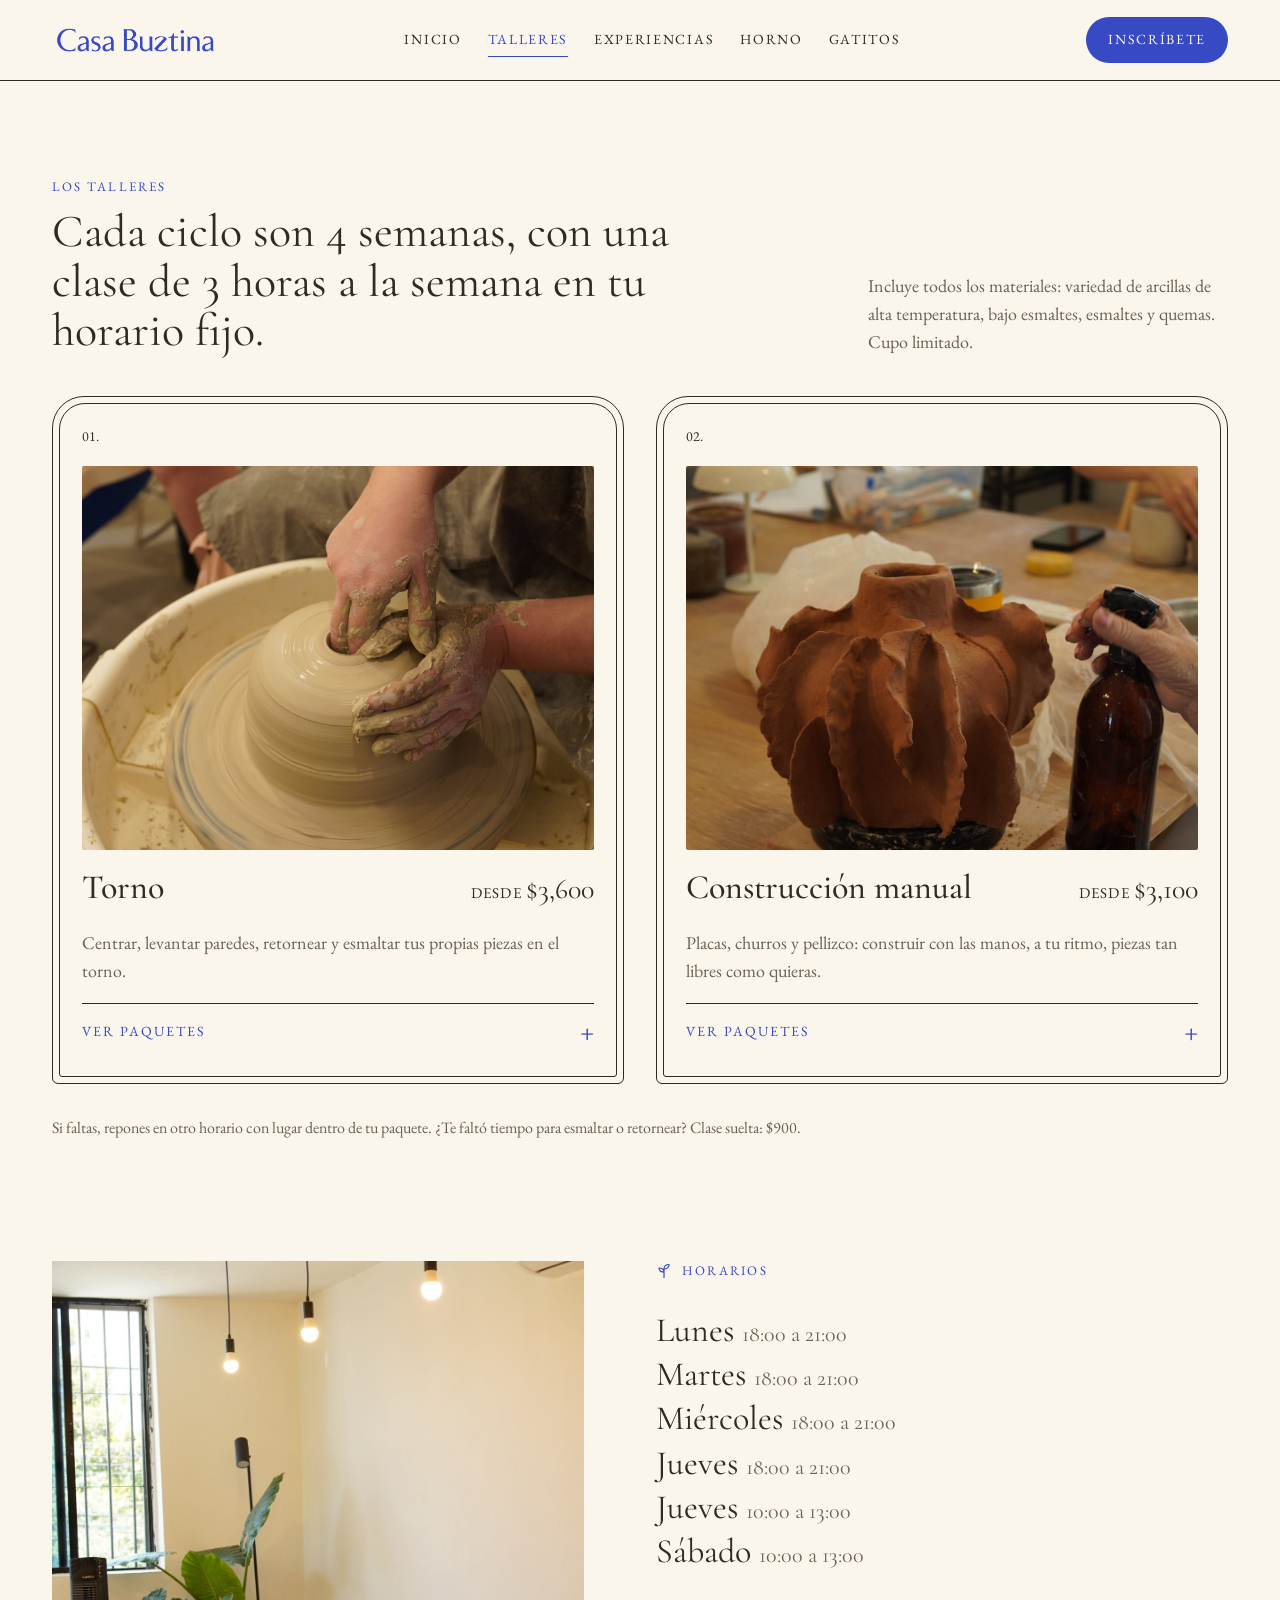
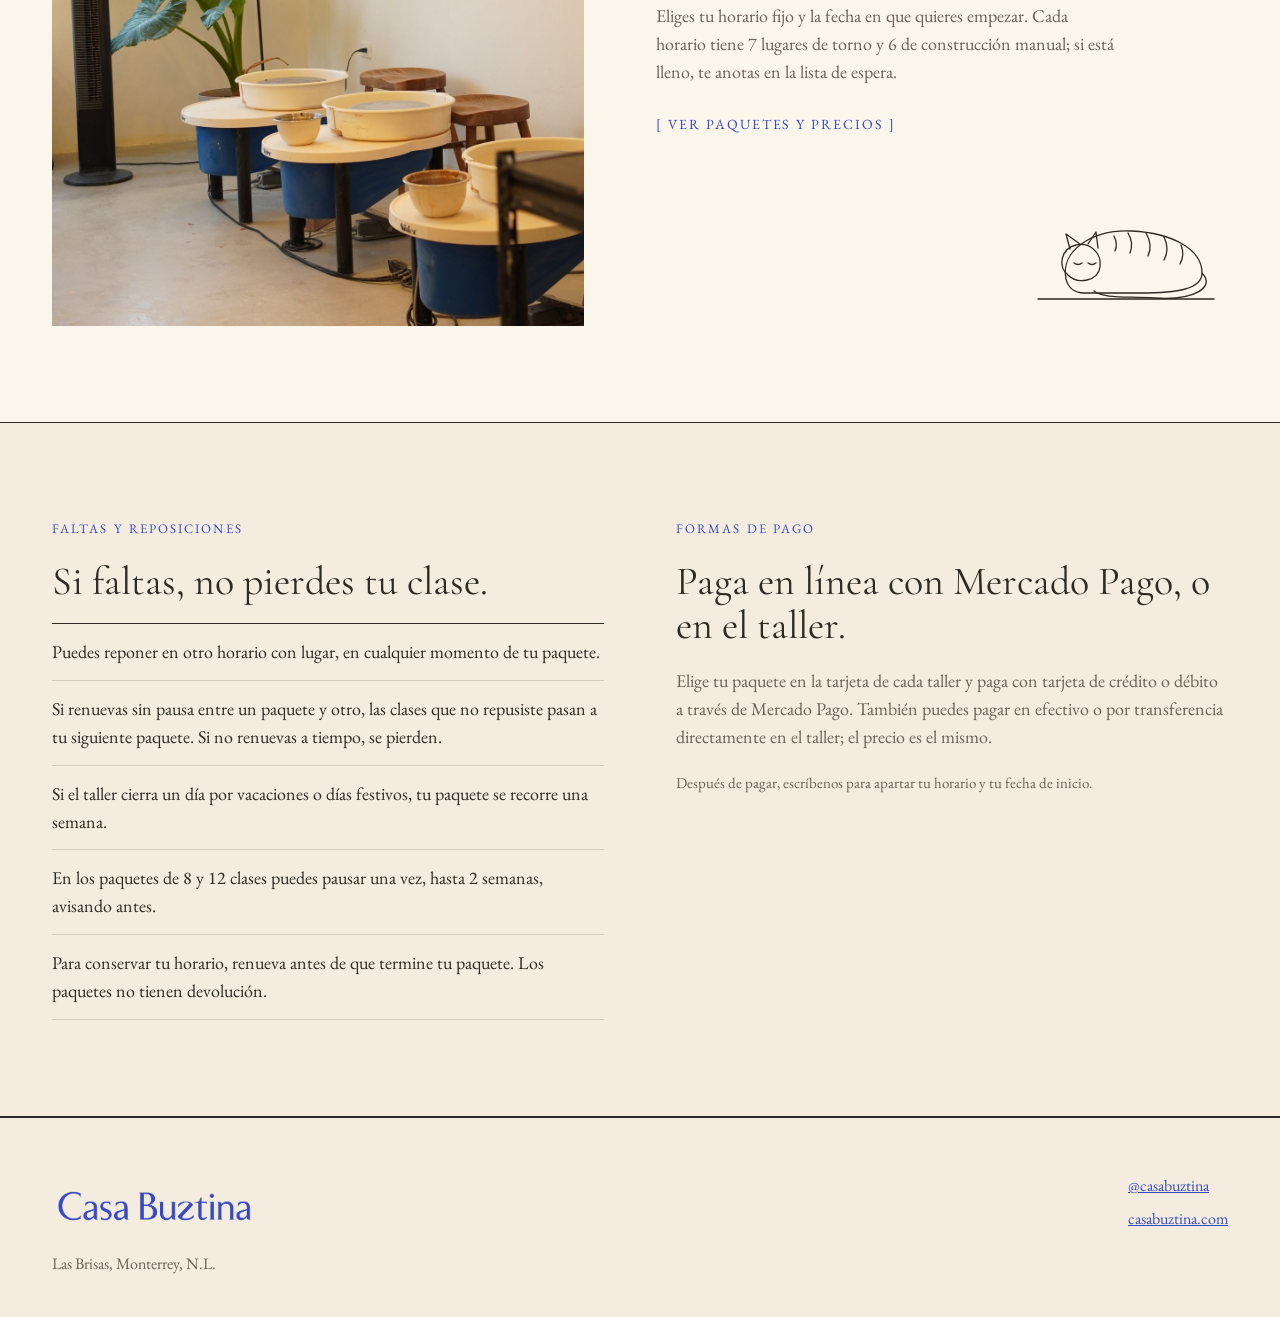
<file: talleres.html>
<!doctype html>
<html lang="es">
<head>
<meta charset="utf-8">
<meta name="viewport" content="width=device-width, initial-scale=1">
<title>Talleres de torno y construcción manual · Casa Buztina</title>
<meta name="description" content="Talleres de torno y construcción manual: paquetes de 4, 8 y 12 clases, horarios, faltas y reposiciones, y formas de pago.">
<meta property="og:title" content="Talleres de torno y construcción manual · Casa Buztina">
<meta property="og:description" content="Talleres de torno y construcción manual: paquetes de 4, 8 y 12 clases, horarios, faltas y reposiciones, y formas de pago.">
<meta property="og:image" content="assets/hero-entrada.jpg">
<link rel="icon" href="assets/logo.png">
<link rel="preconnect" href="https://fonts.googleapis.com">
<link href="https://fonts.googleapis.com/css2?family=Cormorant+Garamond:ital,wght@0,400;0,500;1,400;1,500&amp;family=EB+Garamond:ital,wght@0,400;0,500;1,400&amp;display=swap" rel="stylesheet">
<link rel="stylesheet" href="assets/sitio.css">
<script src="assets/sitio.js" defer></script>
</head>
<body>
<div class="pagina">
<header class="cabecera">
<div class="cabecera-in">
<a href="index.html" aria-label="Casa Buztina, inicio" class="logo"><img src="assets/logo.png" alt="Casa Buztina" style="height: 52px; width: auto"></a>
<nav id="menu" aria-label="Menú principal">
<a href="index.html">Inicio</a>
<a href="talleres.html" aria-current="page">Talleres</a>
<a href="experiencias.html">Experiencias</a>
<a href="horno.html">Horno</a>
<a href="gatitos.html">Gatitos</a>
</nav>
<div class="acciones">
<a href="talleres.html#talleres">Inscríbete</a>
<button type="button" class="menu-btn" aria-expanded="false" aria-controls="menu" aria-label="Abrir menú"><svg width="22" height="22" viewBox="0 0 22 22" fill="none" stroke="currentColor" stroke-width="1.6" aria-hidden="true"><path d="M3 6h16M3 11h16M3 16h16"></path></svg></button>
</div>
</div>
</header>
<main>
<section id="talleres" style="max-width: 1240px; margin: 0 auto; padding: 96px 32px 72px; box-sizing: border-box">
<div style="display: flex; flex-wrap: wrap; justify-content: space-between; align-items: flex-end; gap: 16px 48px; margin-bottom: 40px">
<div style="max-width: 640px">
<h1 style="margin: 0 0 10px; font-size: 13px; letter-spacing: 0.16em; text-transform: uppercase; color: #3749C3; font-weight: 400">Los talleres</h1>
<h2 style="margin: 0; font-family: 'Cormorant Garamond', Georgia, serif; font-weight: 400; font-size: 46px; line-height: 1.08">Cada ciclo son 4 semanas, con una clase de 3 horas a la semana en tu horario fijo.</h2>
</div>
<p style="margin: 0; max-width: 360px; color: #6B6156">Incluye todos los materiales: variedad de arcillas de alta temperatura, bajo esmaltes, esmaltes y quemas. Cupo limitado.</p>
</div>

<div style="display: flex; flex-wrap: wrap; gap: 32px">
<article style="flex: 1 1 420px; min-width: 0; border: 1px solid #2E2A24; border-radius: 32px 32px 6px 6px; padding: 6px">
<div style="border: 1px solid #2E2A24; border-radius: 26px 26px 3px 3px; padding: 22px; display: flex; flex-direction: column; gap: 18px; height: 100%; box-sizing: border-box">
<p style="margin: 0; font-size: 14px">01.</p>
<img src="assets/torno-manos.jpg" alt="Manos centrando barro en el torno" style="width: 100%; aspect-ratio: 4 / 3; object-fit: cover; border-radius: 2px">
<div style="display: flex; justify-content: space-between; align-items: baseline; gap: 16px; flex-wrap: wrap">
<h3 style="margin: 0; font-family: 'Cormorant Garamond', Georgia, serif; font-weight: 500; font-size: 34px; line-height: 1.1">Torno</h3>
<p style="margin: 0; font-size: 15px; letter-spacing: 0.08em; text-transform: uppercase; white-space: nowrap">Desde <span style="font-family: 'Cormorant Garamond', serif; font-size: 28px; letter-spacing: 0; text-transform: none">$3,600</span></p>
</div>
<p style="margin: 0; color: #6B6156">Centrar, levantar paredes, retornear y esmaltar tus propias piezas en el torno.</p>
<details class="paquetes">
<summary>Ver paquetes</summary>
<ul>
<li><span><b>4 clases</b> <span class="semanas">Válido por un mes</span></span><span class="precio">$3,600</span><a class="pagar" href="https://mpago.la/2wtmGL3" data-mp="torno-4" target="_blank" rel="noopener" aria-label="Pagar torno, 4 clases, $3,600">Pagar</a></li>
<li><span><b>8 clases</b> <span class="semanas">Válido por dos meses</span></span><span class="precio">$6,900</span><a class="pagar" href="https://mpago.la/313DTA6" data-mp="torno-8" target="_blank" rel="noopener" aria-label="Pagar torno, 8 clases, $6,900">Pagar</a></li>
<li><span><b>12 clases</b> <span class="semanas">Válido por tres meses</span></span><span class="precio">$10,000</span><a class="pagar" href="https://mpago.la/2cEKLny" data-mp="torno-12" target="_blank" rel="noopener" aria-label="Pagar torno, 12 clases, $10,000">Pagar</a></li>
</ul>
<p class="nota-pago">Pago en línea con Mercado Pago. También puedes pagar en efectivo o por transferencia en el taller.</p>
</details>
</div>
</article>

<article style="flex: 1 1 420px; min-width: 0; border: 1px solid #2E2A24; border-radius: 32px 32px 6px 6px; padding: 6px">
<div style="border: 1px solid #2E2A24; border-radius: 26px 26px 3px 3px; padding: 22px; display: flex; flex-direction: column; gap: 18px; height: 100%; box-sizing: border-box">
<p style="margin: 0; font-size: 14px">02.</p>
<img src="assets/manual-petalos.jpg" alt="Pieza de barro rojo hecha a mano, con pétalos" style="width: 100%; aspect-ratio: 4 / 3; object-fit: cover; object-position: center 40%; border-radius: 2px">
<div style="display: flex; justify-content: space-between; align-items: baseline; gap: 16px; flex-wrap: wrap">
<h3 style="margin: 0; font-family: 'Cormorant Garamond', Georgia, serif; font-weight: 500; font-size: 34px; line-height: 1.1">Construcción manual</h3>
<p style="margin: 0; font-size: 15px; letter-spacing: 0.08em; text-transform: uppercase; white-space: nowrap">Desde <span style="font-family: 'Cormorant Garamond', serif; font-size: 28px; letter-spacing: 0; text-transform: none">$3,100</span></p>
</div>
<p style="margin: 0; color: #6B6156">Placas, churros y pellizco: construir con las manos, a tu ritmo, piezas tan libres como quieras.</p>
<details class="paquetes">
<summary>Ver paquetes</summary>
<ul>
<li><span><b>4 clases</b> <span class="semanas">Válido por un mes</span></span><span class="precio">$3,100</span><a class="pagar" href="https://mpago.la/1rXurLR" data-mp="manual-4" target="_blank" rel="noopener" aria-label="Pagar construcción manual, 4 clases, $3,100">Pagar</a></li>
<li><span><b>8 clases</b> <span class="semanas">Válido por dos meses</span></span><span class="precio">$5,900</span><a class="pagar" href="https://mpago.la/2FuPAkc" data-mp="manual-8" target="_blank" rel="noopener" aria-label="Pagar construcción manual, 8 clases, $5,900">Pagar</a></li>
<li><span><b>12 clases</b> <span class="semanas">Válido por tres meses</span></span><span class="precio">$8,600</span><a class="pagar" href="https://mpago.la/2XTcgu1" data-mp="manual-12" target="_blank" rel="noopener" aria-label="Pagar construcción manual, 12 clases, $8,600">Pagar</a></li>
</ul>
<p class="nota-pago">Pago en línea con Mercado Pago. También puedes pagar en efectivo o por transferencia en el taller.</p>
</details>
</div>
</article>
</div>

<div style="margin-top: 32px">
<p style="margin: 0; font-size: 16px; color: #6B6156">Si faltas, repones en otro horario con lugar dentro de tu paquete. ¿Te faltó tiempo para esmaltar o retornear? Clase suelta: $900.</p>
</div>
</section>

<section id="horarios" style="max-width: 1240px; margin: 0 auto; padding: 48px 32px 96px; box-sizing: border-box; display: flex; flex-wrap: wrap; gap: 48px 72px; align-items: flex-start">
<div style="flex: 1 1 380px; min-width: 0">
<img src="assets/tornos-vacios.jpg" alt="Tornos del taller junto a la ventana, con una planta grande" style="width: 100%; aspect-ratio: 4 / 5; object-fit: cover">
</div>
<div style="flex: 1 1 420px; min-width: 0; display: flex; flex-direction: column; gap: 28px">
<p style="margin: 0; font-size: 13px; letter-spacing: 0.16em; text-transform: uppercase; color: #3749C3; display: flex; align-items: center; gap: 10px"><svg width="16" height="16" viewBox="0 0 16 16" fill="none" stroke="currentColor" stroke-width="1.2" aria-hidden="true"><path d="M8 15V6M8 6C8 3 10 1.5 13 1.5C13 4.5 11 6 8 6ZM8 9C8 6.5 6 5 3 5C3 7.5 5 9 8 9Z"></path></svg>Horarios</p>
<ul style="list-style: none; margin: 0; padding: 0; font-family: 'Cormorant Garamond', Georgia, serif; font-size: 34px; line-height: 1.3">
<li style="color: #2E2A24">Lunes <span style="font-size: 22px; color: #6B6156">18:00 a 21:00</span></li>
<li style="color: #2E2A24">Martes <span style="font-size: 22px; color: #6B6156">18:00 a 21:00</span></li>
<li style="color: #2E2A24">Miércoles <span style="font-size: 22px; color: #6B6156">18:00 a 21:00</span></li>
<li style="color: #2E2A24">Jueves <span style="font-size: 22px; color: #6B6156">18:00 a 21:00</span></li>
<li style="color: #2E2A24">Jueves <span style="font-size: 22px; color: #6B6156">10:00 a 13:00</span></li>
<li style="color: #2E2A24">Sábado <span style="font-size: 22px; color: #6B6156">10:00 a 13:00</span></li>
</ul>
<p style="margin: 0; max-width: 460px; color: #6B6156">Eliges tu horario fijo y la fecha en que quieres empezar. Cada horario tiene 7 lugares de torno y 6 de construcción manual; si está lleno, te anotas en la lista de espera.</p>
<a href="#talleres" style="font-size: 14px; letter-spacing: 0.14em; text-transform: uppercase; text-decoration: none">[ Ver paquetes y precios ]</a>
<svg width="220" height="120" viewBox="0 0 220 120" fill="none" stroke="#2E2A24" stroke-width="1.3" stroke-linecap="round" stroke-linejoin="round" aria-hidden="true" style="align-self: flex-end; margin-top: 24px"><path d="M58 92C52 64 84 42 124 44C164 46 194 62 194 86C194 102 170 106 132 106H76C66 106 60 100 58 92Z"></path><path d="M60 88C50 80 52 62 68 58C82 55 94 66 92 80C90 94 70 98 60 88Z"></path><path d="M62 62L58 47L72 57"></path><path d="M80 57L88 45L90 61"></path><path d="M66 76Q70 79 74 76"></path><path d="M80 76Q84 79 88 76"></path><path d="M194 86C208 100 186 114 146 111C120 109 96 112 86 104"></path><path d="M120 46Q126 56 122 66"></path><path d="M138 46Q145 58 140 69"></path><path d="M156 50Q162 62 156 73"></path><path d="M173 58Q177 68 172 77"></path><path d="M106 49Q110 57 107 64"></path><path d="M30 112H206"></path></svg>
</div>
</section>

<section id="faltas-y-pagos" style="background: #F3ECDF; border-top: 1px solid #2E2A24; border-bottom: 1px solid #2E2A24">
<div style="max-width: 1240px; margin: 0 auto; padding: 96px 32px; box-sizing: border-box; display: flex; flex-wrap: wrap; gap: 56px 72px; align-items: flex-start">
<div style="flex: 1 1 440px; min-width: 0; display: flex; flex-direction: column; gap: 20px">
<p style="margin: 0; font-size: 13px; letter-spacing: 0.16em; text-transform: uppercase; color: #3749C3">Faltas y reposiciones</p>
<h2 style="margin: 0; font-family: 'Cormorant Garamond', Georgia, serif; font-weight: 400; font-size: 40px; line-height: 1.1">Si faltas, no pierdes tu clase.</h2>
<ul style="list-style: none; margin: 0; padding: 0; border-top: 1px solid #2E2A24">
<li style="padding: 14px 0; border-bottom: 1px solid #D8CDBB">Puedes reponer en otro horario con lugar, en cualquier momento de tu paquete.</li>
<li style="padding: 14px 0; border-bottom: 1px solid #D8CDBB">Si renuevas sin pausa entre un paquete y otro, las clases que no repusiste pasan a tu siguiente paquete. Si no renuevas a tiempo, se pierden.</li>
<li style="padding: 14px 0; border-bottom: 1px solid #D8CDBB">Si el taller cierra un día por vacaciones o días festivos, tu paquete se recorre una semana.</li>
<li style="padding: 14px 0; border-bottom: 1px solid #D8CDBB">En los paquetes de 8 y 12 clases puedes pausar una vez, hasta 2 semanas, avisando antes.</li>
<li style="padding: 14px 0; border-bottom: 1px solid #D8CDBB">Para conservar tu horario, renueva antes de que termine tu paquete. Los paquetes no tienen devolución.</li>
</ul>
</div>
<div id="pagos" style="flex: 1 1 440px; min-width: 0; display: flex; flex-direction: column; gap: 20px">
<p style="margin: 0; font-size: 13px; letter-spacing: 0.16em; text-transform: uppercase; color: #3749C3">Formas de pago</p>
<h2 style="margin: 0; font-family: 'Cormorant Garamond', Georgia, serif; font-weight: 400; font-size: 40px; line-height: 1.1">Paga en línea con Mercado Pago, o en el taller.</h2>
<p style="margin: 0; color: #6B6156">Elige tu paquete en la tarjeta de cada taller y paga con tarjeta de crédito o débito a través de Mercado Pago. También puedes pagar en efectivo o por transferencia directamente en el taller; el precio es el mismo.</p>
<p style="margin: 0; font-size: 15px; color: #6B6156">Después de pagar, escríbenos para apartar tu horario y tu fecha de inicio.</p>
</div>
</div>
</section>
</main>
<footer style="border-top: 1px solid #2E2A24; background: #F3ECDF">
<div style="max-width: 1240px; margin: 0 auto; padding: 56px 32px 40px; box-sizing: border-box; display: flex; flex-wrap: wrap; justify-content: space-between; gap: 32px 48px">
<div style="display: flex; flex-direction: column; gap: 14px; max-width: 360px">
<img src="assets/logo.png" alt="Casa Buztina" style="height: 64px; width: auto; align-self: flex-start">
<p id="direccion" style="margin: 0; font-size: 16px; color: #6B6156" hidden></p>
</div>
<div style="display: flex; flex-direction: column; gap: 8px; font-size: 16px">
<a href="https://instagram.com/casabuztina">@casabuztina</a>
<a href="https://casabuztina.com">casabuztina.com</a>
</div>
</div>
</footer>
</div>
</body>
</html>
</file>
<file: assets/sitio.css>
/* Casa Buztina · estilos compartidos */
html{scroll-behavior:smooth}
@media (prefers-reduced-motion: reduce){html{scroll-behavior:auto}}
body{margin:0;background:#FBF6EC;color:#2E2A24;font-family:"EB Garamond",Georgia,serif}
a{color:#3749C3}a:hover{color:#26348F}
img{display:block}
a:focus-visible,button:focus-visible{outline:2px solid #3749C3;outline-offset:3px}
.pagina{background:#FBF6EC;color:#2E2A24;font-size:18px;line-height:1.55}

/* Cabecera y menú */
.cabecera{border-bottom:1px solid #2E2A24;background:#FBF6EC;position:sticky;top:0;z-index:10}
.cabecera-in{max-width:1240px;margin:0 auto;padding:14px 32px;display:flex;flex-wrap:wrap;align-items:center;justify-content:space-between;gap:16px 32px;box-sizing:border-box}
.logo{display:block}
#menu{display:flex;flex-wrap:wrap;gap:6px 26px;font-size:14px;letter-spacing:.12em;text-transform:uppercase}
#menu a{color:#2E2A24;text-decoration:none;padding:6px 0;border-bottom:1px solid transparent}
#menu a:hover{border-bottom-color:#2E2A24}
#menu a[aria-current="page"]{color:#3749C3;border-bottom-color:#3749C3}
.acciones{display:flex;align-items:center;gap:12px;font-size:14px;letter-spacing:.12em;text-transform:uppercase}
.acciones>a{background:#3749C3;color:#FBF6EC;text-decoration:none;padding:12px 22px;border-radius:999px;min-height:44px;box-sizing:border-box;display:inline-flex;align-items:center}
.acciones>a:hover{background:#26348F;color:#FBF6EC}
.menu-btn{display:none;appearance:none;background:none;border:1px solid #2E2A24;border-radius:999px;width:44px;height:44px;align-items:center;justify-content:center;color:#2E2A24;cursor:pointer}

/* Carruseles */
.solo-movil{display:none!important}
.servicios{display:grid;grid-template-columns:repeat(3,minmax(0,1fr));gap:24px}

@media (max-width: 900px){
  .servicios{grid-template-columns:repeat(2,minmax(0,1fr))}
}
@media (max-width: 640px){
  .cabecera-in{padding:10px 20px;gap:8px 10px;flex-wrap:wrap}
  .logo{flex:1 1 auto}
  .logo img{height:40px!important}
  .menu-btn{display:inline-flex}
  .acciones>a{padding:10px 16px;font-size:13px}
  #menu{display:none;order:3;width:100%;flex-direction:column;gap:0;padding-bottom:8px}
  #menu.abierto{display:flex}
  #menu a{padding:14px 0;border-bottom:none;border-top:1px solid #D8CDBB}
  #menu a[aria-current="page"]{border-bottom:none}
  .solo-escritorio{display:none!important}
  .solo-movil{display:flex!important}
  .servicios,.gatos{display:flex!important;overflow-x:auto;scroll-snap-type:x mandatory;gap:14px!important;margin:0 -32px;padding:0 32px 10px;scroll-padding:0 32px}
  .servicios>article{flex:0 0 82%;scroll-snap-align:start}
  .gatos>figure{flex:0 0 70%;scroll-snap-align:start}
  #inicio h1{font-size:32px!important}
  h2{font-size:34px!important}
  section [style*="rgba(30,26,22,0.72)"]{padding:24px!important}
}

/* Paquetes desplegables en las tarjetas de talleres */
.paquetes{margin-top:auto;border-top:1px solid #2E2A24;padding-top:6px}
.paquetes summary{list-style:none;cursor:pointer;min-height:44px;display:flex;align-items:center;justify-content:space-between;gap:8px;font-size:14px;letter-spacing:.14em;text-transform:uppercase;color:#3749C3}
.paquetes summary::-webkit-details-marker{display:none}
.paquetes summary::after{content:"+";font-size:24px;line-height:1;letter-spacing:0}
.paquetes[open] summary::after{content:"–"}
.paquetes ul{list-style:none;margin:4px 0 0;padding:0}
.paquetes li{display:grid;grid-template-columns:minmax(0,1fr) auto auto;align-items:center;gap:12px;padding:12px 0;border-top:1px solid #D8CDBB}
.paquetes li b{font-weight:500}
.paquetes .semanas{color:#6B6156}
.paquetes .semanas::before{content:"· "}
.paquetes .precio{font-family:"Cormorant Garamond",Georgia,serif;font-size:22px;white-space:nowrap}
.pagar{background:#3749C3;color:#FBF6EC;text-decoration:none;border-radius:999px;padding:10px 18px;min-height:44px;box-sizing:border-box;display:inline-flex;align-items:center;font-size:13px;letter-spacing:.12em;text-transform:uppercase}
.pagar:hover{background:#26348F;color:#FBF6EC}
.nota-pago{margin:8px 0 0;font-size:14px;color:#6B6156}
@media (max-width: 640px){
  .paquetes .semanas{display:block;font-size:15px}
  .paquetes .semanas::before{content:none}
}
</file>
